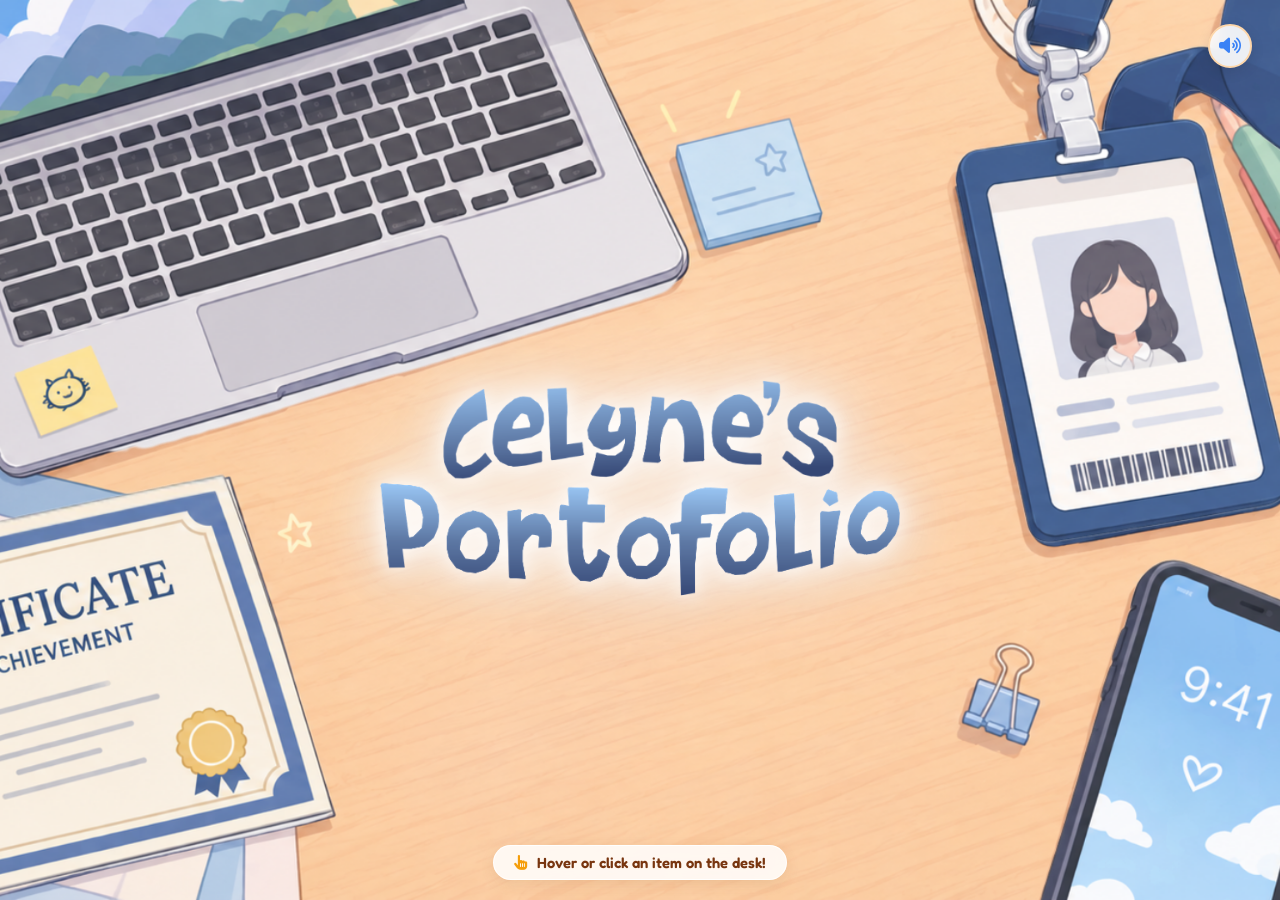
<file: index.html>
<!DOCTYPE html>
<html lang="en">
<head>
  <meta charset="UTF-8">
  <meta name="viewport" content="width=device-width, initial-scale=1.0">
  <title>Celyne's Portfolio — Interactive Desk Hub</title>
  <meta name="description" content="Portfolio of Jocelyne Audrey Tando (Celyne) — Digital Media Technology engineer, Game Developer & UI/UX Designer. Explore the interactive desk setup to view Projects, Profile, Awards, and Contact.">
  
  <link rel="icon" href="data:image/svg+xml,<svg xmlns='http://www.w3.org/2000/svg' viewBox='0 0 100 100'><text y='.9em' font-size='90'>✨</text></svg>">
  <link rel="stylesheet" href="https://cdnjs.cloudflare.com/ajax/libs/font-awesome/6.5.1/css/all.min.css">
  <link rel="stylesheet" href="desk-style.css">
</head>
<body>

  <!-- ==========================================================================
       INITIAL INTERACTIVE DESK VIEW (Full-Screen Canva Artwork Canvas)
       ========================================================================== -->
  <main class="desk-viewport">
    
    <!-- Sound Toggle Button (Top-Right) -->
    <button id="soundToggleBtn" class="desk-minimal-sound-btn" title="Toggle Sound Effects" aria-label="Toggle Sound Effects">
      <i class="fas fa-volume-high" id="soundIcon"></i>
    </button>

    <!-- The 16:9 Canvas Container -->
    <div class="desk-canvas-outer">
      <div class="desk-canvas-box" id="deskCanvasBox">
        
        <!-- Background Artwork from elements_canva -->
        <img src="assets/elements_canva/Celyne’s Portofolio.png" alt="Celyne's Desk Setup" class="desk-canvas-bg" draggable="false">

        <!-- Title Artwork Layer (element_title2.png) -->
        <img src="assets/elements_canva/element_title2.png" alt="Celyne's Portofolio" class="desk-element-img element-img-title" id="elImgTitle" draggable="false">

        <!-- Interactive Element Overlays (Laptop, Badge, Certificate, Phone) -->
        <img src="assets/elements_canva/element_projects.png" alt="Laptop Element" class="desk-element-img element-img-laptop" id="elImgLaptop" draggable="false">
        <img src="assets/elements_canva/element_profile.png" alt="Profile Badge Element" class="desk-element-img element-img-badge" id="elImgBadge" draggable="false">
        <img src="assets/elements_canva/element_awards.png" alt="Certificate Awards Element" class="desk-element-img element-img-awards" id="elImgAwards" draggable="false">
        <img src="assets/elements_canva/element_contact.png" alt="Smartphone Contact Element" class="desk-element-img element-img-contact" id="elImgContact" draggable="false">

        <!-- Custom Speech Bubble Artwork Layers (Canva bubble images, Shown on Hover/Touch) -->
        <img src="assets/elements_canva/bubble_project2.png" alt="Projects Speech Bubble" class="desk-bubble-img bubble-img-laptop" id="bubbleImgLaptop" draggable="false">
        <img src="assets/elements_canva/bubble_profile.png" alt="Profile Speech Bubble" class="desk-bubble-img bubble-img-badge" id="bubbleImgBadge" draggable="false">
        <img src="assets/elements_canva/bubble_award.png" alt="Awards Speech Bubble" class="desk-bubble-img bubble-img-awards" id="bubbleImgAwards" draggable="false">
        <img src="assets/elements_canva/bubble_contact.png" alt="Contact Speech Bubble" class="desk-bubble-img bubble-img-contact" id="bubbleImgContact" draggable="false">

        <!-- Hotspot 1: Laptop -> Projects (Opens Laptop Workspace) -->
        <a href="projects-demo.html" class="desk-hotspot hotspot-laptop" id="hotspot-laptop" data-element="elImgLaptop" data-bubble="bubbleImgLaptop" aria-label="Projects (Laptop)"></a>

        <!-- Hotspot 2: ID Badge -> Profile / About (Opens Profile Workspace) -->
        <a href="profile-demo.html" class="desk-hotspot hotspot-badge" id="hotspot-badge" data-element="elImgBadge" data-bubble="bubbleImgBadge" aria-label="Profile (ID Badge)"></a>

        <!-- Hotspot 3: Certificate -> Awards / Honors -->
        <a href="awards-demo.html" class="desk-hotspot hotspot-certificate" id="hotspot-certificate" data-element="elImgAwards" data-bubble="bubbleImgAwards" aria-label="Awards (Certificate)"></a>

        <!-- Hotspot 4: Smartphone -> Contact -->
        <a href="contact-demo.html" class="desk-hotspot hotspot-phone" id="hotspot-phone" data-element="elImgContact" data-bubble="bubbleImgContact" aria-label="Contact (Smartphone)"></a>

      </div>
    </div>

    <!-- Bottom Floating Instruction Pill -->
    <div class="desk-bottom-hint">
      <i class="fas fa-hand-pointer" style="margin-right: 6px; color: #f59e0b;"></i> Hover or click an item on the desk!
    </div>

  </main>

  <!-- Interactive Audio Script & Micro-interactions -->
  <script src="desk-audio.js"></script>
  <script>
    document.addEventListener('DOMContentLoaded', () => {
      const audio = window.deskAudio;
      const soundBtn = document.getElementById('soundToggleBtn');
      const soundIcon = document.getElementById('soundIcon');

      function updateSoundUI() {
        if (!audio || !soundIcon) return;
        if (audio.muted) {
          soundIcon.className = 'fas fa-volume-xmark';
          if (soundBtn) soundBtn.title = 'Sound OFF (Click to unmute)';
        } else {
          soundIcon.className = 'fas fa-volume-high';
          if (soundBtn) soundBtn.title = 'Sound ON (Click to mute)';
        }
      }

      if (soundBtn && audio) {
        updateSoundUI();
        soundBtn.addEventListener('click', (e) => {
          e.preventDefault();
          const isMuted = audio.toggleMute();
          updateSoundUI();
          if (!isMuted) audio.playPop(620);
        });
      }

      // Hotspots interaction
      const hotspots = document.querySelectorAll('.desk-hotspot');
      const freqMap = {
        'hotspot-laptop': 580,      // Laptop pop
        'hotspot-badge': 660,       // Profile badge pop
        'hotspot-certificate': 480, // Awards pop
        'hotspot-phone': 740        // Contact pop
      };

      hotspots.forEach(hotspot => {
        const freq = freqMap[hotspot.id] || 550;
        const elId = hotspot.getAttribute('data-element');
        const elImg = elId ? document.getElementById(elId) : null;
        const bubbleId = hotspot.getAttribute('data-bubble');
        const bubbleImg = bubbleId ? document.getElementById(bubbleId) : null;

        // Hover
        hotspot.addEventListener('mouseenter', () => {
          if (elImg) elImg.classList.add('element-hovered');
          if (bubbleImg) bubbleImg.classList.add('bubble-visible');
          if (audio) audio.playPop(freq);
        });

        hotspot.addEventListener('mouseleave', () => {
          if (elImg) elImg.classList.remove('element-hovered');
          if (bubbleImg) bubbleImg.classList.remove('bubble-visible');
        });

        // Touch
        hotspot.addEventListener('touchstart', () => {
          if (elImg) elImg.classList.add('element-hovered');
          if (bubbleImg) bubbleImg.classList.add('bubble-visible');
          if (audio) audio.playPop(freq);
        }, { passive: true });

        hotspot.addEventListener('touchend', () => {
          setTimeout(() => {
            if (elImg) elImg.classList.remove('element-hovered');
            if (bubbleImg) bubbleImg.classList.remove('bubble-visible');
          }, 500);
        });

        // Click
        hotspot.addEventListener('click', (e) => {
          e.preventDefault();
          const href = hotspot.getAttribute('href');
          if (elImg) elImg.classList.add('element-active');
          if (audio) {
            audio.playClick();
            audio.playNavChime();
          }
          setTimeout(() => {
            window.location.href = href;
          }, 180);
        });
      });
    });
  </script>
</body>
</html>
</file>
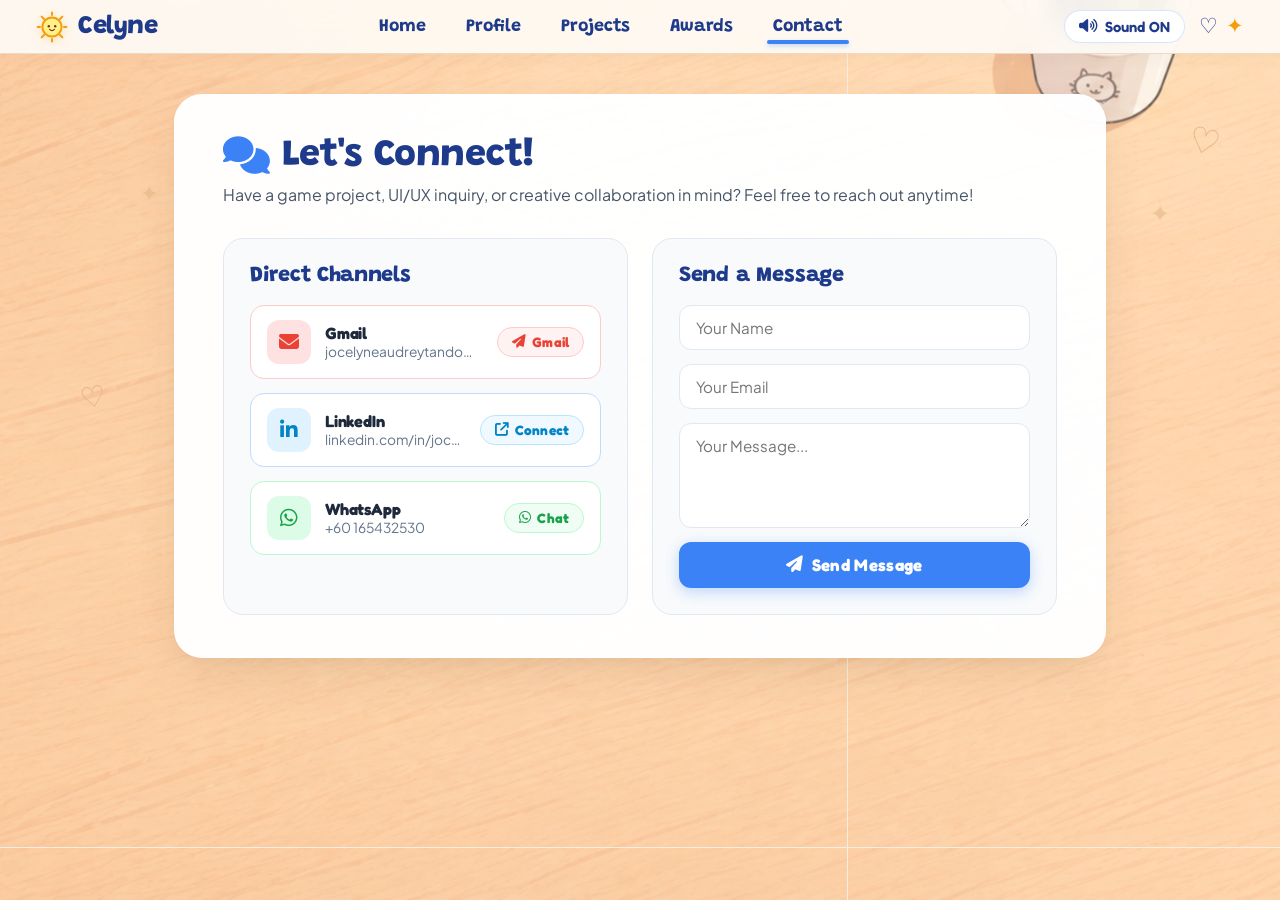
<file: contact-demo.html>
<!DOCTYPE html>
<html lang="en">
<head>
  <meta charset="UTF-8">
  <meta name="viewport" content="width=device-width, initial-scale=1.0">
  <title>Contact — Celyne's Portfolio</title>
  <meta name="description" content="Get in touch with Jocelyne Audrey Tando (Celyne). Connect via Email, LinkedIn, or WhatsApp.">
  
  <!-- FontAwesome Icons -->
  <link rel="stylesheet" href="https://cdnjs.cloudflare.com/ajax/libs/font-awesome/6.5.1/css/all.min.css">
  
  <!-- Contact Stylesheet -->
  <link rel="stylesheet" href="contact-style.css">
</head>
<body>

  <!-- Warm Wooden Desk Background Surface (Matching Profile, Projects & Awards) -->
  <div class="desk-surface"></div>

  <!-- Doodled Table Accents (Heart ♡ & Star ✦ on Wood) -->
  <div class="desk-doodle doodle-h1" aria-hidden="true">♡</div>
  <div class="desk-doodle doodle-h2" aria-hidden="true">♡</div>
  <div class="desk-doodle doodle-s1" aria-hidden="true">✦</div>
  <div class="desk-doodle doodle-s2" aria-hidden="true">✦</div>

  <!-- ==========================================================================
       TOP NAVIGATION BAR (Matching Site Mockup)
       ========================================================================== -->
  <header class="celyne-top-nav">
    <!-- Brand Logo: Sun + "Celyne" -->
    <a href="index.html" class="nav-brand-sun" title="Celyne's Portfolio (Desk View)">
      <svg class="sun-icon-svg" viewBox="0 0 40 40" fill="none" xmlns="http://www.w3.org/2000/svg">
        <circle cx="20" cy="20" r="12" fill="#fef08a" stroke="#f59e0b" stroke-width="2.5"/>
        <line x1="20" y1="2" x2="20" y2="5" stroke="#f59e0b" stroke-width="2.5" stroke-linecap="round"/>
        <line x1="20" y1="35" x2="20" y2="38" stroke="#f59e0b" stroke-width="2.5" stroke-linecap="round"/>
        <line x1="2" y1="20" x2="5" y2="20" stroke="#f59e0b" stroke-width="2.5" stroke-linecap="round"/>
        <line x1="35" y1="20" x2="38" y2="20" stroke="#f59e0b" stroke-width="2.5" stroke-linecap="round"/>
        <line x1="7" y1="7" x2="10" y2="10" stroke="#f59e0b" stroke-width="2.5" stroke-linecap="round"/>
        <line x1="30" y1="30" x2="33" y2="33" stroke="#f59e0b" stroke-width="2.5" stroke-linecap="round"/>
        <line x1="7" y1="33" x2="10" y2="30" stroke="#f59e0b" stroke-width="2.5" stroke-linecap="round"/>
        <line x1="30" y1="10" x2="33" y2="7" stroke="#f59e0b" stroke-width="2.5" stroke-linecap="round"/>
        <circle cx="16" cy="19" r="1.5" fill="#78350f"/>
        <circle cx="24" cy="19" r="1.5" fill="#78350f"/>
        <path d="M17 23 Q20 26 23 23" stroke="#78350f" stroke-width="1.5" stroke-linecap="round" fill="none"/>
      </svg>
      <span class="nav-brand-name">Celyne</span>
    </a>

    <!-- Navigation Menu Links -->
    <nav class="nav-menu-links">
      <a href="index.html" class="nav-item-link" title="Desk View">Home</a>
      <a href="profile-demo.html" class="nav-item-link">Profile</a>
      <a href="projects-demo.html" class="nav-item-link">Projects</a>
      <a href="awards-demo.html" class="nav-item-link">Awards</a>
      <a href="contact-demo.html" class="nav-item-link nav-active">Contact</a>
    </nav>

    <!-- Right Controls: Audio + Doodles -->
    <div class="nav-right-actions">
      <button id="soundToggleBtn" class="nav-btn-pill" title="Toggle Sound Effects">
        <i class="fas fa-volume-high" id="soundIcon"></i>
        <span id="soundLabel">Sound ON</span>
      </button>

      <div class="nav-doodle-end">
        <span>♡</span>
        <span class="star-doodle">✦</span>
      </div>
    </div>
  </header>

  <!-- ==========================================================================
       MAIN CARD CONTAINER (Simple, Clean Layout)
       ========================================================================== -->
  <main class="contact-container">
    <div class="contact-card">
      
      <!-- Card Header -->
      <h1 class="contact-title">
        <i class="fas fa-comments"></i>
        <span>Let's Connect!</span>
      </h1>
      <p class="contact-subtitle">
        Have a game project, UI/UX inquiry, or creative collaboration in mind? Feel free to reach out anytime!
      </p>

      <!-- 2-Column Grid -->
      <div class="contact-grid">
        
        <!-- Left: Direct Channels (Email, LinkedIn, WhatsApp) -->
        <div class="contact-panel">
          <h2 class="panel-title">Direct Channels</h2>
          
          <div class="channels-list">
            
            <!-- 1. Gmail (Red Google Mail Direct Compose) -->
            <a href="https://mail.google.com/mail/?view=cm&fs=1&to=jocelyneaudreytando@gmail.com" target="_blank" rel="noopener noreferrer" class="channel-row channel-row-email" id="emailRowBtn" title="Open Gmail to compose email to jocelyneaudreytando@gmail.com">
              <div class="channel-left">
                <div class="channel-icon icon-email">
                  <i class="fas fa-envelope"></i>
                </div>
                <div class="channel-info">
                  <span class="channel-name">Gmail</span>
                  <span class="channel-detail">jocelyneaudreytando@gmail.com</span>
                </div>
              </div>
              <span class="channel-btn-badge badge-email">
                <i class="fas fa-paper-plane"></i>
                <span>Gmail</span>
              </span>
            </a>

            <!-- 2. LinkedIn (Direct Button Link to Jocelyne's Profile) -->
            <a href="https://www.linkedin.com/in/jocelyne-audrey-tando-7a840b379/" target="_blank" rel="noopener noreferrer" class="channel-row channel-row-linkedin" id="linkedInRowBtn" title="Connect with Jocelyne on LinkedIn">
              <div class="channel-left">
                <div class="channel-icon icon-linkedin">
                  <i class="fab fa-linkedin-in"></i>
                </div>
                <div class="channel-info">
                  <span class="channel-name">LinkedIn</span>
                  <span class="channel-detail">linkedin.com/in/jocelyne-audrey-tando</span>
                </div>
              </div>
              <span class="channel-btn-badge badge-linkedin">
                <i class="fas fa-arrow-up-right-from-square"></i>
                <span>Connect</span>
              </span>
            </a>

            <!-- 3. WhatsApp -->
            <a href="https://wa.me/60165432530" target="_blank" rel="noopener noreferrer" class="channel-row channel-row-whatsapp" id="whatsappRowBtn" title="Chat on WhatsApp">
              <div class="channel-left">
                <div class="channel-icon icon-whatsapp">
                  <i class="fab fa-whatsapp"></i>
                </div>
                <div class="channel-info">
                  <span class="channel-name">WhatsApp</span>
                  <span class="channel-detail">+60 165432530</span>
                </div>
              </div>
              <span class="channel-btn-badge badge-whatsapp">
                <i class="fab fa-whatsapp"></i>
                <span>Chat</span>
              </span>
            </a>

          </div>
        </div>

        <!-- Right: Send a Message Form -->
        <div class="contact-panel">
          <h2 class="panel-title">Send a Message</h2>
          
          <form class="contact-form" id="contactForm">
            <input type="text" id="senderName" placeholder="Your Name" required class="form-input">
            <input type="email" id="senderEmail" placeholder="Your Email" required class="form-input">
            <textarea id="senderMessage" placeholder="Your Message..." rows="4" required class="form-textarea"></textarea>
            
            <button type="submit" class="form-submit-btn" id="sendBtn">
              <i class="fas fa-paper-plane"></i>
              <span>Send Message</span>
            </button>
          </form>
        </div>

      </div>

    </div>
  </main>

  <!-- Interactive Audio Script -->
  <script src="desk-audio.js"></script>
  <script>
    document.addEventListener('DOMContentLoaded', () => {
      // Audio Setup
      const audio = window.deskAudio || (typeof DeskAudio !== 'undefined' ? new DeskAudio() : null);
      if (audio) window.deskAudio = audio;

      const soundToggleBtn = document.getElementById('soundToggleBtn');
      const soundIcon = document.getElementById('soundIcon');
      const soundLabel = document.getElementById('soundLabel');

      function updateSoundBtnUI() {
        if (!soundIcon || !soundLabel || !audio) return;
        if (audio.isMuted) {
          soundIcon.className = 'fas fa-volume-xmark';
          soundLabel.textContent = 'Sound OFF';
        } else {
          soundIcon.className = 'fas fa-volume-high';
          soundLabel.textContent = 'Sound ON';
        }
      }

      if (soundToggleBtn && audio) {
        soundToggleBtn.addEventListener('click', () => {
          audio.toggleMute();
          updateSoundBtnUI();
          if (!audio.isMuted) audio.playPop(700);
        });
        updateSoundBtnUI();
      }

      // Audio feedback on click & hover
      document.querySelectorAll('a, button, .channel-row').forEach(el => {
        el.addEventListener('mouseenter', () => {
          if (audio && !audio.isMuted) audio.playPop(850);
        });
        el.addEventListener('click', () => {
          if (audio && !audio.isMuted) audio.playClick();
        });
      });

      // Form submission handler
      const contactForm = document.getElementById('contactForm');
      if (contactForm) {
        contactForm.addEventListener('submit', (e) => {
          e.preventDefault();
          const name = document.getElementById('senderName').value.trim();
          const email = document.getElementById('senderEmail').value.trim();
          const message = document.getElementById('senderMessage').value.trim();

          const gmailUrl = `https://mail.google.com/mail/?view=cm&fs=1&to=jocelyneaudreytando@gmail.com&su=${encodeURIComponent('Portfolio Message from ' + name)}&body=${encodeURIComponent('From: ' + name + ' (' + email + ')\n\n' + message)}`;
          
          if (audio && !audio.isMuted) audio.playPop(900);
          
          window.open(gmailUrl, '_blank', 'noopener,noreferrer');
          contactForm.reset();
        });
      }
    });
  </script>
</body>
</html>
</file>
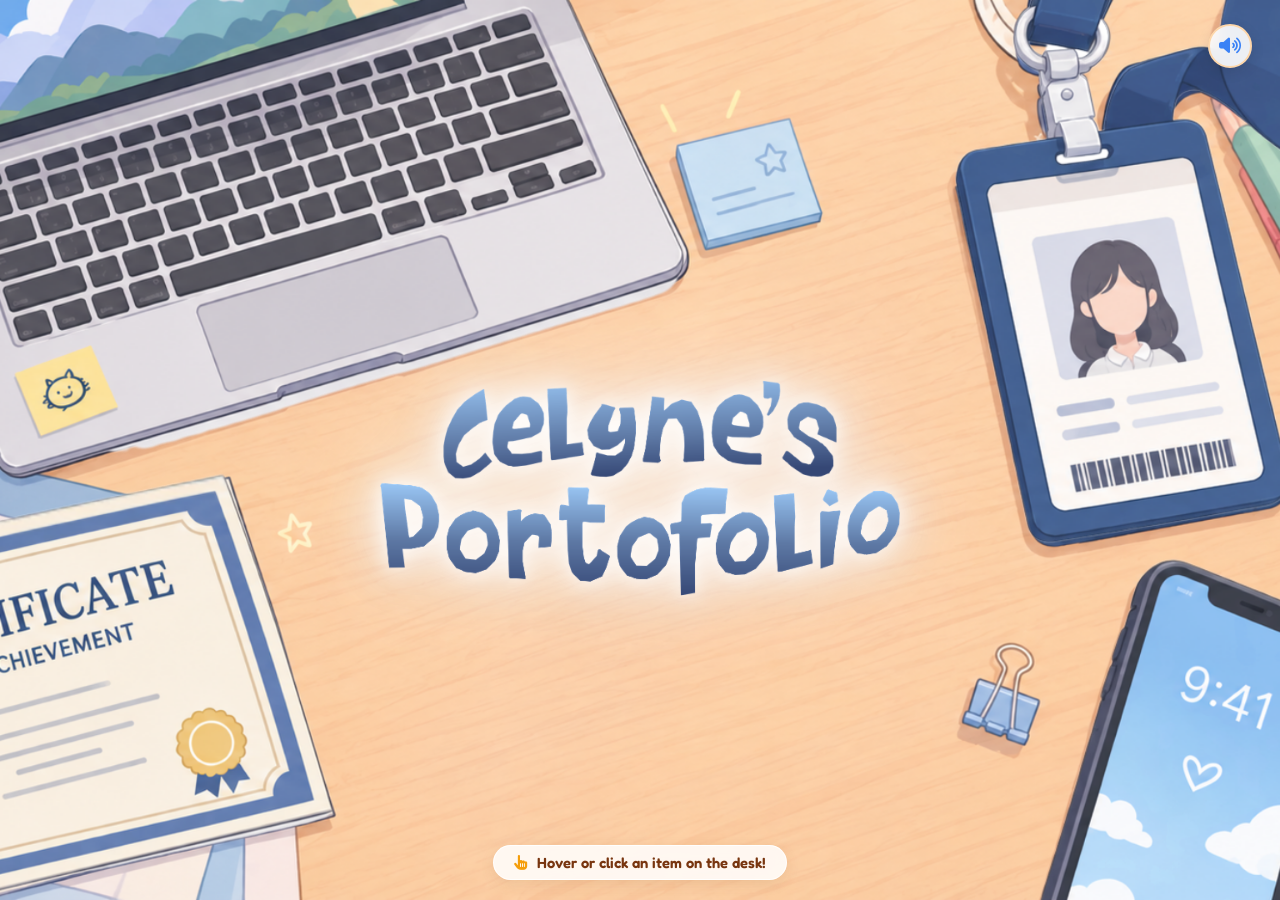
<file: desk-demo.html>
<!DOCTYPE html>
<html lang="en">
<head>
  <meta charset="UTF-8">
  <meta name="viewport" content="width=device-width, initial-scale=1.0">
  <title>Celyne's Portfolio — Interactive Desk Hub</title>
  <meta name="description" content="Welcome to Celyne's Portfolio workspace. Explore Projects, Profile, Awards, and Contact by clicking on the interactive desk items.">
  
  <link rel="icon" href="data:image/svg+xml,<svg xmlns='http://www.w3.org/2000/svg' viewBox='0 0 100 100'><text y='.9em' font-size='90'>✨</text></svg>">
  <link rel="stylesheet" href="https://cdnjs.cloudflare.com/ajax/libs/font-awesome/6.5.1/css/all.min.css">
  <link rel="stylesheet" href="desk-style.css">
</head>
<body>

  <main class="desk-viewport">
    
    <!-- Sound Toggle Button -->
    <button id="soundToggleBtn" class="desk-minimal-sound-btn" title="Toggle Sound Effects" aria-label="Toggle Sound Effects">
      <i class="fas fa-volume-high" id="soundIcon"></i>
    </button>

    <!-- The 16:9 Canvas Container -->
    <div class="desk-canvas-outer">
      <div class="desk-canvas-box" id="deskCanvasBox">
        
        <!-- Background Artwork from elements_canva -->
        <img src="assets/elements_canva/Celyne’s Portofolio.png" alt="Celyne's Desk Setup" class="desk-canvas-bg" draggable="false">

        <!-- Title Artwork Layer (element_title2.png) -->
        <img src="assets/elements_canva/element_title2.png" alt="Celyne's Portofolio" class="desk-element-img element-img-title" id="elImgTitle" draggable="false">

        <!-- Interactive Element Overlays (Laptop, Badge, Certificate, Phone) -->
        <img src="assets/elements_canva/element_projects.png" alt="Laptop Element" class="desk-element-img element-img-laptop" id="elImgLaptop" draggable="false">
        <img src="assets/elements_canva/element_profile.png" alt="Profile Badge Element" class="desk-element-img element-img-badge" id="elImgBadge" draggable="false">
        <img src="assets/elements_canva/element_awards.png" alt="Certificate Awards Element" class="desk-element-img element-img-awards" id="elImgAwards" draggable="false">
        <img src="assets/elements_canva/element_contact.png" alt="Smartphone Contact Element" class="desk-element-img element-img-contact" id="elImgContact" draggable="false">

        <!-- Custom Speech Bubble Artwork Layers (Canva bubble images, Shown on Hover/Touch) -->
        <img src="assets/elements_canva/bubble_project2.png" alt="Projects Speech Bubble" class="desk-bubble-img bubble-img-laptop" id="bubbleImgLaptop" draggable="false">
        <img src="assets/elements_canva/bubble_profile.png" alt="Profile Speech Bubble" class="desk-bubble-img bubble-img-badge" id="bubbleImgBadge" draggable="false">
        <img src="assets/elements_canva/bubble_award.png" alt="Awards Speech Bubble" class="desk-bubble-img bubble-img-awards" id="bubbleImgAwards" draggable="false">
        <img src="assets/elements_canva/bubble_contact.png" alt="Contact Speech Bubble" class="desk-bubble-img bubble-img-contact" id="bubbleImgContact" draggable="false">

        <!-- Hotspot 1: Laptop -> Projects -->
        <a href="projects-demo.html" class="desk-hotspot hotspot-laptop" id="hotspot-laptop" data-element="elImgLaptop" data-bubble="bubbleImgLaptop" aria-label="Projects (Laptop)"></a>

        <!-- Hotspot 2: ID Badge -> Profile / About -->
        <a href="profile-demo.html" class="desk-hotspot hotspot-badge" id="hotspot-badge" data-element="elImgBadge" data-bubble="bubbleImgBadge" aria-label="Profile (ID Badge)"></a>

        <!-- Hotspot 3: Certificate -> Awards -->
        <a href="awards-demo.html" class="desk-hotspot hotspot-certificate" id="hotspot-certificate" data-element="elImgAwards" data-bubble="bubbleImgAwards" aria-label="Awards (Certificate)"></a>

        <!-- Hotspot 4: Smartphone -> Contact -->
        <a href="contact-demo.html" class="desk-hotspot hotspot-phone" id="hotspot-phone" data-element="elImgContact" data-bubble="bubbleImgContact" aria-label="Contact (Smartphone)"></a>

      </div>
    </div>

    <!-- Bottom Floating Instruction Pill -->
    <div class="desk-bottom-hint">
      <i class="fas fa-hand-pointer" style="margin-right: 6px; color: #f59e0b;"></i> Hover or click an item on the desk!
    </div>

  </main>

  <script src="desk-audio.js"></script>
  <script>
    document.addEventListener('DOMContentLoaded', () => {
      const audio = window.deskAudio;
      const soundBtn = document.getElementById('soundToggleBtn');
      const soundIcon = document.getElementById('soundIcon');

      function updateSoundUI() {
        if (!audio || !soundIcon) return;
        if (audio.muted) {
          soundIcon.className = 'fas fa-volume-xmark';
          if (soundBtn) soundBtn.title = 'Sound OFF (Click to unmute)';
        } else {
          soundIcon.className = 'fas fa-volume-high';
          if (soundBtn) soundBtn.title = 'Sound ON (Click to mute)';
        }
      }

      if (soundBtn && audio) {
        updateSoundUI();
        soundBtn.addEventListener('click', (e) => {
          e.preventDefault();
          const isMuted = audio.toggleMute();
          updateSoundUI();
          if (!isMuted) audio.playPop(620);
        });
      }

      // Hotspots interaction
      const hotspots = document.querySelectorAll('.desk-hotspot');
      const freqMap = {
        'hotspot-laptop': 580,
        'hotspot-badge': 660,
        'hotspot-certificate': 480,
        'hotspot-phone': 740
      };

      hotspots.forEach(hotspot => {
        const freq = freqMap[hotspot.id] || 550;
        const elId = hotspot.getAttribute('data-element');
        const elImg = elId ? document.getElementById(elId) : null;
        const bubbleId = hotspot.getAttribute('data-bubble');
        const bubbleImg = bubbleId ? document.getElementById(bubbleId) : null;

        hotspot.addEventListener('mouseenter', () => {
          if (elImg) elImg.classList.add('element-hovered');
          if (bubbleImg) bubbleImg.classList.add('bubble-visible');
          if (audio) audio.playPop(freq);
        });

        hotspot.addEventListener('mouseleave', () => {
          if (elImg) elImg.classList.remove('element-hovered');
          if (bubbleImg) bubbleImg.classList.remove('bubble-visible');
        });

        hotspot.addEventListener('touchstart', () => {
          if (elImg) elImg.classList.add('element-hovered');
          if (bubbleImg) bubbleImg.classList.add('bubble-visible');
          if (audio) audio.playPop(freq);
        }, { passive: true });

        hotspot.addEventListener('touchend', () => {
          setTimeout(() => {
            if (elImg) elImg.classList.remove('element-hovered');
            if (bubbleImg) bubbleImg.classList.remove('bubble-visible');
          }, 500);
        });

        hotspot.addEventListener('click', (e) => {
          e.preventDefault();
          const href = hotspot.getAttribute('href');
          if (elImg) {
            elImg.classList.add('element-active');
          }
          if (audio) {
            audio.playClick();
            audio.playNavChime();
          }
          setTimeout(() => {
            window.location.href = href;
          }, 180);
        });
      });
    });
  </script>
</body>
</html>
</file>
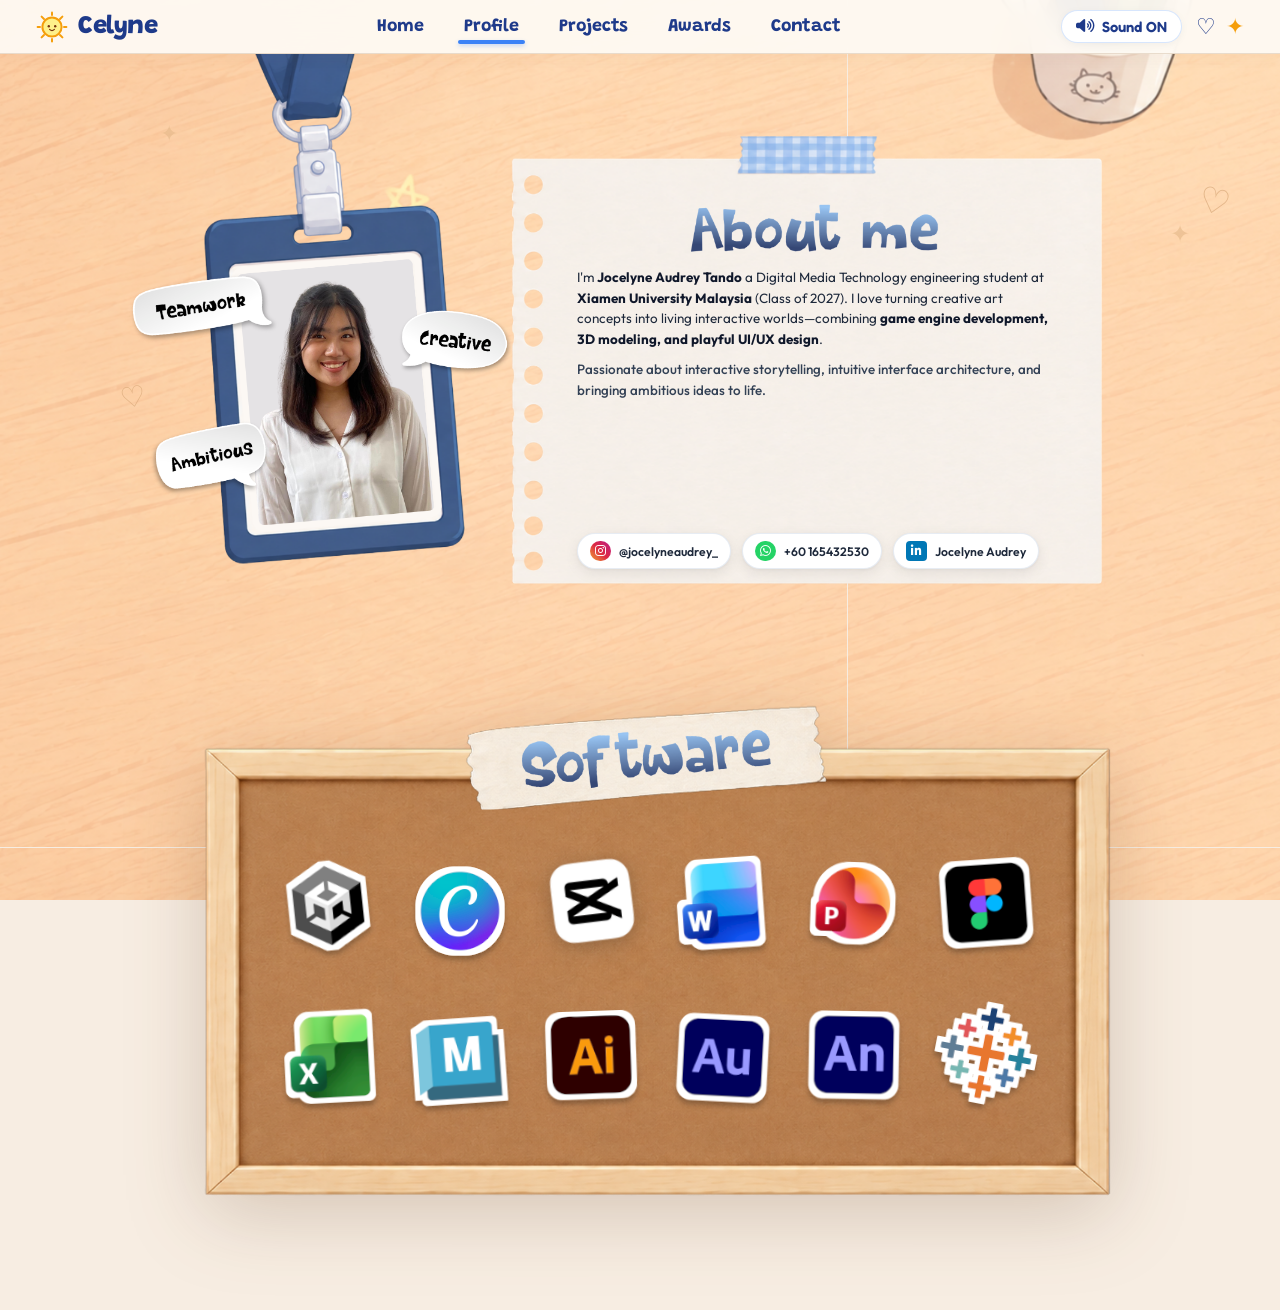
<file: profile-demo.html>
<!DOCTYPE html>
<html lang="en">
<head>
  <meta charset="UTF-8">
  <meta name="viewport" content="width=device-width, initial-scale=1.0">
  <title>Celyne's Portfolio — Digital Media Engineer</title>
  <meta name="description" content="Portfolio of Jocelyne Audrey Tando (Celyne) — Digital Media Technology student at Xiamen University Malaysia. Game Developer, UI/UX Designer & 3D Artist.">
  
  <!-- FontAwesome Icons -->
  <link rel="stylesheet" href="https://cdnjs.cloudflare.com/ajax/libs/font-awesome/6.5.1/css/all.min.css">
  
  <!-- Canva Desk Stylesheet -->
  <link rel="stylesheet" href="profile-style.css">
</head>
<body>

  <!-- Warm Wooden Desk Background Surface -->
  <div class="desk-surface"></div>

  <!-- Doodled Table Accents (Heart ♡ & Star ✦ on Wood) -->
  <div class="desk-doodle doodle-h1" aria-hidden="true">♡</div>
  <div class="desk-doodle doodle-h2" aria-hidden="true">♡</div>
  <div class="desk-doodle doodle-s1" aria-hidden="true">✦</div>
  <div class="desk-doodle doodle-s2" aria-hidden="true">✦</div>

  <!-- ==========================================================================
       TOP NAVIGATION BAR (Matching Mockup)
       ========================================================================== -->
  <header class="celyne-top-nav">
    <!-- Brand Logo: Sun + "Celyne" -->
    <a href="index.html" class="nav-brand-sun" title="Celyne's Portfolio (Desk View)">
      <svg class="sun-icon-svg" viewBox="0 0 40 40" fill="none" xmlns="http://www.w3.org/2000/svg">
        <circle cx="20" cy="20" r="12" fill="#fef08a" stroke="#f59e0b" stroke-width="2.5"/>
        <!-- Sun Rays -->
        <line x1="20" y1="2" x2="20" y2="5" stroke="#f59e0b" stroke-width="2.5" stroke-linecap="round"/>
        <line x1="20" y1="35" x2="20" y2="38" stroke="#f59e0b" stroke-width="2.5" stroke-linecap="round"/>
        <line x1="2" y1="20" x2="5" y2="20" stroke="#f59e0b" stroke-width="2.5" stroke-linecap="round"/>
        <line x1="35" y1="20" x2="38" y2="20" stroke="#f59e0b" stroke-width="2.5" stroke-linecap="round"/>
        <line x1="7" y1="7" x2="10" y2="10" stroke="#f59e0b" stroke-width="2.5" stroke-linecap="round"/>
        <line x1="30" y1="30" x2="33" y2="33" stroke="#f59e0b" stroke-width="2.5" stroke-linecap="round"/>
        <line x1="7" y1="33" x2="10" y2="30" stroke="#f59e0b" stroke-width="2.5" stroke-linecap="round"/>
        <line x1="30" y1="10" x2="33" y2="7" stroke="#f59e0b" stroke-width="2.5" stroke-linecap="round"/>
        <!-- Cute Face -->
        <circle cx="16" cy="19" r="1.5" fill="#78350f"/>
        <circle cx="24" cy="19" r="1.5" fill="#78350f"/>
        <path d="M17 23 Q20 26 23 23" stroke="#78350f" stroke-width="1.5" stroke-linecap="round" fill="none"/>
      </svg>
      <span class="nav-brand-name">Celyne</span>
    </a>

    <!-- Navigation Menu Links -->
    <nav class="nav-menu-links">
      <a href="index.html" class="nav-item-link" title="Desk View">Home</a>
      <a href="profile-demo.html" class="nav-item-link nav-active">Profile</a>
      <a href="projects-demo.html" class="nav-item-link">Projects</a>
      <a href="awards-demo.html" class="nav-item-link">Awards</a>
      <a href="contact-demo.html" class="nav-item-link">Contact</a>
    </nav>

    <!-- Right Controls: Audio + Doodles -->
    <div class="nav-right-actions">
      <button id="soundToggleBtn" class="nav-btn-pill" title="Toggle Sound Effects">
        <i class="fas fa-volume-high" id="soundIcon"></i>
        <span id="soundLabel">Sound ON</span>
      </button>

      <div class="nav-doodle-end">
        <span>♡</span>
        <span class="star-doodle">✦</span>
      </div>
    </div>
  </header>

  <!-- ==========================================================================
       MAIN HERO SECTION: 16:9 CANVA DESK CANVAS (profile_bg.png) — ABOUT ME
       ========================================================================== -->
  <main class="desk-canvas-hero-wrap" id="hero">
    <div class="desk-canvas-stage">
      
      <!-- Transparent Profile Stage Elements Layer (ID Badge & Notebook Sheet) -->
      <img 
        src="assets/elements_canva/profile/profile_bg.png" 
        alt="Jocelyne Audrey Tando (Celyne) ID Badge and Notebook" 
        class="profile-bg-canvas"
        draggable="false"
      >

      <!-- -------------------------------------------------------------
           AUTHENTIC CANVA FLOATING BUBBLES LAYER (profile_floating.png)
           ------------------------------------------------------------- -->
      <img 
        src="assets/elements_canva/profile/profile_floating.png" 
        alt="Teamwork, Creative, Ambitious Floating Bubbles" 
        class="profile-floating-layer"
        draggable="false"
      >

      <!-- Interactive Clickable Hotspots over the 3 Floating Bubbles -->
      <div class="bubble-hotspot hotspot-teamwork" id="bubbleTeamwork" title="Teamwork — Click to view Education"></div>
      <div class="bubble-hotspot hotspot-creative" id="bubbleCreative" title="Creative — Click to view Software"></div>
      <div class="bubble-hotspot hotspot-ambitious" id="bubbleAmbitious" title="Ambitious — Click to view Projects"></div>

      <!-- -------------------------------------------------------------
           RIGHT: NOTEBOOK PAPER OVERLAY (BIODATA / PARAGRAPH & SOCIAL PILLS)
           ------------------------------------------------------------- -->
      <div class="notebook-content-overlay">
        
        <!-- Bio Written Text in Blank Area below 'About me' (Paragraph Narrative Style) -->
        <div class="notebook-body-text" id="bioContentArea">
          <p class="bio-para-1">
            I'm <strong>Jocelyne Audrey Tando</strong> a Digital Media Technology engineering student at <strong>Xiamen University Malaysia</strong> (Class of 2027). I love turning creative art concepts into living interactive worlds—combining <strong>game engine development, 3D modeling, and playful UI/UX design</strong>.
          </p>
          <p class="bio-para-2">
            Passionate about interactive storytelling, intuitive interface architecture, and bringing ambitious ideas to life.
          </p>
        </div>

        <!-- 3 Interactive Contact & Social Pills -->
        <div class="notebook-contact-pills">
          
          <!-- Instagram Pill -->
          <a href="https://www.instagram.com/jocelyneaudrey_/" target="_blank" rel="noopener noreferrer" class="social-pill-btn" title="Follow on Instagram">
            <span class="pill-icon-wrap icon-ig">
              <i class="fab fa-instagram"></i>
            </span>
            <span>@jocelyneaudrey_</span>
          </a>

          <!-- WhatsApp Pill -->
          <a href="https://wa.me/60165432530" target="_blank" rel="noopener noreferrer" class="social-pill-btn" title="Chat on WhatsApp">
            <span class="pill-icon-wrap icon-wa">
              <i class="fab fa-whatsapp"></i>
            </span>
            <span>+60 165432530</span>
          </a>

          <!-- LinkedIn Pill -->
          <a href="https://www.linkedin.com/in/jocelyne-audrey-tando-7a840b379/" target="_blank" rel="noopener noreferrer" class="social-pill-btn" title="Connect on LinkedIn">
            <span class="pill-icon-wrap icon-li">
              <i class="fab fa-linkedin-in"></i>
            </span>
            <span>Jocelyne Audrey</span>
          </a>

        </div>

      </div>

    </div>

    <!-- Floating Cute Scroll Down Indicator -->
    <a href="#software" class="desk-scroll-indicator" id="heroScrollIndicator" title="Scroll down to Software Skills">
      <span class="scroll-mouse-icon" aria-hidden="true">
        <span class="mouse-wheel-dot"></span>
      </span>
      <span class="scroll-hint-text">Scroll</span>
      <i class="fas fa-chevron-down scroll-bounce-arrow" aria-hidden="true"></i>
    </a>

  </main>

  <!-- SVG Filter for Clean Crisp White Die-Cut Sticker Outlines -->
  <svg style="position: absolute; width: 0; height: 0; overflow: hidden; pointer-events: none;" aria-hidden="true">
    <defs>
      <filter id="stickerWhiteOutline" x="-30%" y="-30%" width="160%" height="160%">
        <!-- Dilate alpha channel by 5.2px for clean, thicker die-cut sticker outline -->
        <feMorphology in="SourceAlpha" result="DILATED" operator="dilate" radius="5.2"/>
        <feFlood flood-color="#ffffff" result="WHITE_COLOR"/>
        <feComposite in="WHITE_COLOR" in2="DILATED" operator="in" result="WHITE_BORDER"/>
        <feDropShadow in="WHITE_BORDER" dx="0" dy="4.5" stdDeviation="2.8" flood-color="rgba(0,0,0,0.26)" result="SHADOW"/>
        <feMerge>
          <feMergeNode in="SHADOW"/>
          <feMergeNode in="WHITE_BORDER"/>
          <feMergeNode in="SourceGraphic"/>
        </feMerge>
      </filter>
      <filter id="stickerWhiteOutlineHover" x="-35%" y="-35%" width="170%" height="170%">
        <feMorphology in="SourceAlpha" result="DILATED" operator="dilate" radius="6.4"/>
        <feFlood flood-color="#ffffff" result="WHITE_COLOR"/>
        <feComposite in="WHITE_COLOR" in2="DILATED" operator="in" result="WHITE_BORDER"/>
        <feDropShadow in="WHITE_BORDER" dx="0" dy="8" stdDeviation="5" flood-color="rgba(0,0,0,0.36)" result="SHADOW"/>
        <feMerge>
          <feMergeNode in="SHADOW"/>
          <feMergeNode in="WHITE_BORDER"/>
          <feMergeNode in="SourceGraphic"/>
        </feMerge>
      </filter>
    </defs>
  </svg>

  <!-- ==========================================================================
       SOFTWARE CORKBOARD SECTION (Canva software_bg.png)
       ========================================================================== -->
  <section class="desk-canvas-software-wrap" id="software" aria-label="Software and Tools">
    <div class="software-canvas-stage">
      
      <!-- Corkboard Background & Taped 'Software' Title Ribbon -->
      <img 
        src="assets/elements_canva/profile/software_bg.png" 
        alt="Celyne's Software Corkboard Frame" 
        class="software-bg-canvas"
        draggable="false"
      >

      <!-- 12 Interactive Software Sticker Pins matching reference mockup -->
      <div class="software-stickers-layer">
        
        <!-- 1. Unity (Top Left) -->
        <button type="button" class="software-sticker-pin sticker-unity" data-name="Unity" aria-label="Unity">
          <img src="assets/elements_canva/profile/software_logo/unity.png" alt="Unity Logo" class="software-logo-img" draggable="false">
          <div class="software-tooltip-pill">
            <span class="software-tooltip-title">Unity</span>
            <span class="sticker-star-row"><span class="star-filled">★</span><span class="star-filled">★</span><span class="star-filled">★</span><span class="star-filled">★</span><span class="star-filled">★</span></span>
          </div>
        </button>

        <!-- 2. Adobe Animate (Upper Mid-Left) -->
        <button type="button" class="software-sticker-pin sticker-animate" data-name="Adobe Animate" aria-label="Adobe Animate">
          <img src="assets/elements_canva/profile/software_logo/animate.png" alt="Adobe Animate Logo" class="software-logo-img" draggable="false">
          <div class="software-tooltip-pill">
            <span class="software-tooltip-title">Animate</span>
            <span class="sticker-star-row"><span class="star-filled">★</span><span class="star-filled">★</span><span class="star-filled">★</span><span class="star-empty">★</span><span class="star-empty">★</span></span>
          </div>
        </button>

        <!-- 3. Tableau (Upper Mid-Right) -->
        <button type="button" class="software-sticker-pin sticker-tableau" data-name="Tableau" aria-label="Tableau">
          <img src="assets/elements_canva/profile/software_logo/tableau.svg" alt="Tableau Logo" class="software-logo-img" draggable="false">
          <div class="software-tooltip-pill">
            <span class="software-tooltip-title">Tableau</span>
            <span class="sticker-star-row"><span class="star-filled">★</span><span class="star-filled">★</span><span class="star-filled">★</span><span class="star-empty">★</span><span class="star-empty">★</span></span>
          </div>
        </button>

        <!-- 4. Microsoft Excel (Top Right) -->
        <button type="button" class="software-sticker-pin sticker-excel" data-name="Microsoft Excel" aria-label="Microsoft Excel">
          <img src="assets/elements_canva/profile/software_logo/excel.png" alt="Microsoft Excel Logo" class="software-logo-img" draggable="false">
          <div class="software-tooltip-pill">
            <span class="software-tooltip-title">Excel</span>
            <span class="sticker-star-row"><span class="star-filled">★</span><span class="star-filled">★</span><span class="star-filled">★</span><span class="star-filled">★</span><span class="star-empty">★</span></span>
          </div>
        </button>

        <!-- 5. Canva (Middle Left) -->
        <button type="button" class="software-sticker-pin sticker-canva" data-name="Canva" aria-label="Canva">
          <img src="assets/elements_canva/profile/software_logo/canva.png" alt="Canva Logo" class="software-logo-img" draggable="false">
          <div class="software-tooltip-pill">
            <span class="software-tooltip-title">Canva</span>
            <span class="sticker-star-row"><span class="star-filled">★</span><span class="star-filled">★</span><span class="star-filled">★</span><span class="star-filled">★</span><span class="star-filled">★</span></span>
          </div>
        </button>

        <!-- 6. Microsoft PowerPoint (Dead Center) -->
        <button type="button" class="software-sticker-pin sticker-powerpoint" data-name="Microsoft PowerPoint" aria-label="Microsoft PowerPoint">
          <img src="assets/elements_canva/profile/software_logo/ppt.png" alt="Microsoft PowerPoint Logo" class="software-logo-img" draggable="false">
          <div class="software-tooltip-pill">
            <span class="software-tooltip-title">PowerPoint</span>
            <span class="sticker-star-row"><span class="star-filled">★</span><span class="star-filled">★</span><span class="star-filled">★</span><span class="star-filled">★</span><span class="star-empty">★</span></span>
          </div>
        </button>

        <!-- 7. CapCut (Lower Mid-Left) -->
        <button type="button" class="software-sticker-pin sticker-capcut" data-name="CapCut" aria-label="CapCut">
          <img src="assets/elements_canva/profile/software_logo/capcut.png" alt="CapCut Logo" class="software-logo-img" draggable="false">
          <div class="software-tooltip-pill">
            <span class="software-tooltip-title">CapCut</span>
            <span class="sticker-star-row"><span class="star-filled">★</span><span class="star-filled">★</span><span class="star-filled">★</span><span class="star-filled">★</span><span class="star-filled">★</span></span>
          </div>
        </button>

        <!-- 8. Adobe Illustrator (Lower Mid-Right) -->
        <button type="button" class="software-sticker-pin sticker-illustrator" data-name="Adobe Illustrator" aria-label="Adobe Illustrator">
          <img src="assets/elements_canva/profile/software_logo/illustrator.png" alt="Adobe Illustrator Logo" class="software-logo-img" draggable="false">
          <div class="software-tooltip-pill">
            <span class="software-tooltip-title">Illustrator</span>
            <span class="sticker-star-row"><span class="star-filled">★</span><span class="star-filled">★</span><span class="star-filled">★</span><span class="star-empty">★</span><span class="star-empty">★</span></span>
          </div>
        </button>

        <!-- 9. Adobe Audition (Middle Right) -->
        <button type="button" class="software-sticker-pin sticker-audition" data-name="Adobe Audition" aria-label="Adobe Audition">
          <img src="assets/elements_canva/profile/software_logo/audition.png" alt="Adobe Audition Logo" class="software-logo-img" draggable="false">
          <div class="software-tooltip-pill">
            <span class="software-tooltip-title">Audition</span>
            <span class="sticker-star-row"><span class="star-filled">★</span><span class="star-filled">★</span><span class="star-filled">★</span><span class="star-empty">★</span><span class="star-empty">★</span></span>
          </div>
        </button>

        <!-- 10. Autodesk Maya (Bottom Left) -->
        <button type="button" class="software-sticker-pin sticker-maya" data-name="Autodesk Maya" aria-label="Autodesk Maya">
          <img src="assets/elements_canva/profile/software_logo/maya.png" alt="Autodesk Maya Logo" class="software-logo-img" draggable="false">
          <div class="software-tooltip-pill">
            <span class="software-tooltip-title">Maya</span>
            <span class="sticker-star-row"><span class="star-filled">★</span><span class="star-filled">★</span><span class="star-filled">★</span><span class="star-empty">★</span><span class="star-empty">★</span></span>
          </div>
        </button>

        <!-- 11. Figma (Bottom Center) -->
        <button type="button" class="software-sticker-pin sticker-figma" data-name="Figma" aria-label="Figma">
          <img src="assets/elements_canva/profile/software_logo/figma.png" alt="Figma Logo" class="software-logo-img" draggable="false">
          <div class="software-tooltip-pill">
            <span class="software-tooltip-title">Figma</span>
            <span class="sticker-star-row"><span class="star-filled">★</span><span class="star-filled">★</span><span class="star-filled">★</span><span class="star-filled">★</span><span class="star-empty">★</span></span>
          </div>
        </button>

        <!-- 12. Microsoft Word (Bottom Right) -->
        <button type="button" class="software-sticker-pin sticker-word" data-name="Microsoft Word" aria-label="Microsoft Word">
          <img src="assets/elements_canva/profile/software_logo/word.png" alt="Microsoft Word Logo" class="software-logo-img" draggable="false">
          <div class="software-tooltip-pill">
            <span class="software-tooltip-title">Word</span>
            <span class="sticker-star-row"><span class="star-filled">★</span><span class="star-filled">★</span><span class="star-filled">★</span><span class="star-filled">★</span><span class="star-filled">★</span></span>
          </div>
        </button>

      </div>

    </div>
  </section>

  <!-- Interactive Audio Script & Micro-interactions -->
  <script src="desk-audio.js"></script>
  <script>
    document.addEventListener('DOMContentLoaded', () => {
      // Interactive Speech Bubbles (Teamwork, Creative, Ambitious)
      const bubbleTeamwork = document.getElementById('bubbleTeamwork');
      const bubbleCreative = document.getElementById('bubbleCreative');
      const bubbleAmbitious = document.getElementById('bubbleAmbitious');

      function triggerBubbleBounce(bubbleEl, targetSectionId) {
        if (!bubbleEl) return;
        if (window.deskAudio) window.deskAudio.playPop(520);

        bubbleEl.style.transform = 'scale(1.2) translateY(-6px)';
        bubbleEl.style.boxShadow = '0 16px 36px rgba(59, 130, 246, 0.4)';
        bubbleEl.style.color = '#2563eb';

        setTimeout(() => {
          bubbleEl.style.transform = '';
          bubbleEl.style.boxShadow = '';
          bubbleEl.style.color = '';
        }, 500);

        if (targetSectionId) {
          const target = document.getElementById(targetSectionId);
          if (target) {
            target.scrollIntoView({ behavior: 'smooth', block: 'start' });
          }
        }
      }

      if (bubbleTeamwork) {
        bubbleTeamwork.addEventListener('click', () => triggerBubbleBounce(bubbleTeamwork));
        bubbleTeamwork.addEventListener('mouseenter', () => {
          if (window.deskAudio) window.deskAudio.playHover();
        });
      }

      if (bubbleCreative) {
        bubbleCreative.addEventListener('click', () => triggerBubbleBounce(bubbleCreative, 'software'));
        bubbleCreative.addEventListener('mouseenter', () => {
          if (window.deskAudio) window.deskAudio.playHover();
        });
      }

      if (bubbleAmbitious) {
        bubbleAmbitious.addEventListener('click', () => {
          triggerBubbleBounce(bubbleAmbitious);
          setTimeout(() => {
            window.location.href = 'projects-demo.html';
          }, 350);
        });
        bubbleAmbitious.addEventListener('mouseenter', () => {
          if (window.deskAudio) window.deskAudio.playHover();
        });
      }

      // Interactive Software Sticker Pins Hover & Click Effects
      const softwareStickers = document.querySelectorAll('.software-sticker-pin');
      softwareStickers.forEach(sticker => {
        sticker.addEventListener('mouseenter', () => {
          if (window.deskAudio) window.deskAudio.playHover();
        });

        sticker.addEventListener('click', () => {
          if (window.deskAudio) {
            window.deskAudio.playPop(620);
            setTimeout(() => window.deskAudio.playSparkle(), 120);
          }
          
          sticker.style.transform = 'rotate(0deg) scale(1.35) translateY(-14px)';
          sticker.style.filter = 'drop-shadow(0 22px 36px rgba(59, 130, 246, 0.5)) drop-shadow(0 0 16px rgba(255, 255, 255, 1))';
          
          setTimeout(() => {
            sticker.style.transform = '';
            sticker.style.filter = '';
          }, 600);
        });
      });

      // Smooth scrolling for navigation links
      document.querySelectorAll('.nav-item-link').forEach(link => {
        link.addEventListener('click', (e) => {
          const targetId = link.getAttribute('href');
          if (targetId && targetId.startsWith('#')) {
            const targetEl = document.querySelector(targetId);
            if (targetEl) {
              e.preventDefault();
              targetEl.scrollIntoView({ behavior: 'smooth', block: 'start' });
            }
          }
          if (window.deskAudio) window.deskAudio.playClick();
        });
      });

      // Scrollspy active nav update on scroll
      const sections = ['hero', 'software'];
      window.addEventListener('scroll', () => {
        let currentSection = 'hero';
        const scrollPos = window.scrollY + 180;
        
        sections.forEach(id => {
          const el = document.getElementById(id);
          if (el && el.offsetTop <= scrollPos) {
            currentSection = id;
          }
        });
      }, { passive: true });

      // Scroll Down Indicator Click & Fade Logic
      const scrollIndicator = document.getElementById('heroScrollIndicator');
      if (scrollIndicator) {
        scrollIndicator.addEventListener('click', (e) => {
          e.preventDefault();
          const target = document.getElementById('software');
          if (target) {
            target.scrollIntoView({ behavior: 'smooth' });
            if (window.deskAudio) window.deskAudio.playClick();
          }
        });

        window.addEventListener('scroll', () => {
          if (window.scrollY > 80) {
            scrollIndicator.classList.add('scrolled-out');
          } else {
            scrollIndicator.classList.remove('scrolled-out');
          }
        }, { passive: true });
      }
    });
  </script>
  <!-- Sound Audio System -->
  <script src="desk-audio.js"></script>
  <script>
    const audio = window.deskAudio || new DeskAudio();
    window.deskAudio = audio;
    const soundToggleBtn = document.getElementById('soundToggleBtn');
    const soundIcon = document.getElementById('soundIcon');
    const soundLabel = document.getElementById('soundLabel');

    function updateSoundBtnUI() {
      if (!soundIcon || !soundLabel) return;
      if (audio.isMuted) {
        soundIcon.className = 'fas fa-volume-xmark';
        soundLabel.textContent = 'Sound OFF';
      } else {
        soundIcon.className = 'fas fa-volume-high';
        soundLabel.textContent = 'Sound ON';
      }
    }

    if (soundToggleBtn) {
      soundToggleBtn.addEventListener('click', () => {
        audio.toggleMute();
        updateSoundBtnUI();
        if (!audio.isMuted) audio.playPop(700);
      });
      updateSoundBtnUI();
    }
  </script>
</body>
</html>
</file>
<file: desk-style.css>
/* ==========================================================================
   CELYNE'S PORTFOLIO — INTERACTIVE CANVA DESK HUB
   Clean, full-screen, high-resolution image desk view:
   - Background: assets/elements_canva/Celyne’s Portofolio.png
   - Floating Title: assets/elements_canva/element_title2.png
   - Interactive Elements: Laptop, ID Badge, Certificate, Smartphone
   - Custom Canva Speech Bubbles on hover/touch
   - Web Audio API Sound Effects (desk-audio.js)
   ========================================================================== */

@import url('https://fonts.googleapis.com/css2?family=Fredoka:wght@400;500;600;700&family=Plus+Jakarta+Sans:wght@400;500;600;700;800&family=Grandstander:wght@600;700;800;900&display=swap');

:root {
  --wood-bg: #fae2cc;
  --text-dark: #1e293b;
  --accent-blue: #3b82f6;
  --accent-amber: #f59e0b;
}

* {
  margin: 0;
  padding: 0;
  box-sizing: border-box;
  -webkit-tap-highlight-color: transparent;
}

html, body {
  width: 100%;
  height: 100%;
  overflow: hidden;
  background-color: #fae2cc;
  font-family: 'Plus Jakarta Sans', sans-serif;
  user-select: none;
}

/* -------------------------------------------------------------
   FULL-SCREEN DESK VIEWPORT & 16:9 CANVAS
   ------------------------------------------------------------- */
.desk-viewport {
  position: relative;
  width: 100vw;
  height: 100vh;
  overflow: hidden;
  background: radial-gradient(circle at 50% 50%, #fffcf8 0%, #fae6d2 55%, #eed0b4 100%);
  display: flex;
  align-items: center;
  justify-content: center;
}

.desk-canvas-outer {
  position: absolute;
  inset: 0;
  width: 100vw;
  height: 100vh;
  overflow: hidden;
  display: flex;
  align-items: center;
  justify-content: center;
}

.desk-canvas-box {
  position: absolute;
  inset: 0;
  width: 100%;
  height: 100%;
  display: flex;
  align-items: center;
  justify-content: center;
  overflow: hidden;
}

/* Background Canvas Image */
.desk-canvas-bg {
  position: absolute;
  inset: 0;
  width: 100%;
  height: 100%;
  object-fit: cover;
  object-position: center center;
  pointer-events: none;
  z-index: 1;
}

/* -------------------------------------------------------------
   Title Artwork Layer (element_title2.png)
   ------------------------------------------------------------- */
.element-img-title {
  transform-origin: 50% 55%;
  animation: idleFloatTitle 6.5s ease-in-out infinite;
  z-index: 5;
  pointer-events: none;
  filter: 
    drop-shadow(0 0 10px rgba(255, 255, 255, 0.95))
    drop-shadow(0 0 22px rgba(255, 255, 255, 0.85))
    drop-shadow(0 0 38px rgba(255, 255, 255, 0.65))
    drop-shadow(0 4px 14px rgba(0, 0, 0, 0.08));
}

@keyframes idleFloatTitle {
  0%, 100% {
    transform: translateY(0px) scale(0.88);
  }
  50% {
    transform: translateY(-4px) scale(0.9);
  }
}

/* -------------------------------------------------------------
   Interactive Element Overlays (Laptop, Badge, Certificate, Phone)
   ------------------------------------------------------------- */
.desk-element-img {
  position: absolute;
  inset: 0;
  width: 100%;
  height: 100%;
  object-fit: cover;
  object-position: center center;
  pointer-events: none;
  z-index: 3;
  transition: transform 0.4s cubic-bezier(0.34, 1.56, 0.64, 1),
              filter 0.4s cubic-bezier(0.34, 1.56, 0.64, 1);
}

.element-img-laptop {
  transform-origin: 23% 25%;
  animation: idleFloatLaptop 5.5s ease-in-out infinite;
}

.element-img-badge {
  transform-origin: 82% 28%;
  animation: idleFloatBadge 6s ease-in-out infinite 0.8s;
}

.element-img-awards {
  transform-origin: 14% 78%;
  animation: idleFloatAwards 6.4s ease-in-out infinite 1.6s;
}

.element-img-contact {
  transform-origin: 84% 82%;
  animation: idleFloatContact 5.8s ease-in-out infinite 2.4s;
}

@keyframes idleFloatLaptop {
  0%, 100% { transform: translateY(0px) rotate(0deg); }
  50% { transform: translateY(-4px) rotate(-0.5deg); }
}

@keyframes idleFloatBadge {
  0%, 100% { transform: translateY(0px) rotate(0deg); }
  50% { transform: translateY(-5px) rotate(0.8deg); }
}

@keyframes idleFloatAwards {
  0%, 100% { transform: translateY(0px) rotate(0deg); }
  50% { transform: translateY(-4px) rotate(-0.4deg); }
}

@keyframes idleFloatContact {
  0%, 100% { transform: translateY(0px) rotate(0deg); }
  50% { transform: translateY(-5px) rotate(0.6deg); }
}

/* Hover & Active Lift on Elements */
.desk-canvas-box:has(#hotspot-laptop:hover) .element-img-laptop,
.element-img-laptop.element-hovered,
.element-img-laptop.element-active {
  transform: scale(1.06) translateY(-8px) !important;
  filter: drop-shadow(0 16px 28px rgba(0, 0, 0, 0.18)) !important;
  z-index: 8;
}

.desk-canvas-box:has(#hotspot-badge:hover) .element-img-badge,
.element-img-badge.element-hovered,
.element-img-badge.element-active {
  transform: scale(1.06) translateY(-8px) rotate(1deg) !important;
  filter: drop-shadow(0 16px 28px rgba(0, 0, 0, 0.18)) !important;
  z-index: 8;
}

.desk-canvas-box:has(#hotspot-certificate:hover) .element-img-awards,
.element-img-awards.element-hovered,
.element-img-awards.element-active {
  transform: scale(1.06) translateY(-8px) rotate(-1deg) !important;
  filter: drop-shadow(0 16px 28px rgba(0, 0, 0, 0.18)) !important;
  z-index: 8;
}

.desk-canvas-box:has(#hotspot-phone:hover) .element-img-contact,
.element-img-contact.element-hovered,
.element-img-contact.element-active {
  transform: scale(1.06) translateY(-8px) rotate(1deg) !important;
  filter: drop-shadow(0 16px 28px rgba(0, 0, 0, 0.18)) !important;
  z-index: 8;
}

/* -------------------------------------------------------------
   Desk Hotspot Click Zones
   ------------------------------------------------------------- */
.desk-hotspot {
  position: absolute;
  z-index: 10;
  cursor: pointer;
  display: block;
  text-decoration: none;
  outline: none;
  border: none;
  background: transparent;
}

.hotspot-laptop {
  top: 0%;
  left: 0%;
  width: 53%;
  height: 54%;
}

.hotspot-badge {
  top: 0%;
  left: 68%;
  width: 32%;
  height: 60%;
}

.hotspot-certificate {
  top: 52%;
  left: 0%;
  width: 38%;
  height: 48%;
}

.hotspot-phone {
  top: 60%;
  left: 66%;
  width: 34%;
  height: 40%;
}

/* -------------------------------------------------------------
   Custom Canva Speech Bubble Images (Shown on Hover/Touch)
   ------------------------------------------------------------- */
.desk-bubble-img {
  position: absolute;
  inset: 0;
  width: 100%;
  height: 100%;
  object-fit: cover;
  object-position: center center;
  pointer-events: none;
  opacity: 0;
  visibility: hidden;
  z-index: 20;
  transition: opacity 0.28s cubic-bezier(0.34, 1.56, 0.64, 1),
              transform 0.35s cubic-bezier(0.34, 1.56, 0.64, 1),
              filter 0.35s ease;
  filter: drop-shadow(0 10px 20px rgba(0, 0, 0, 0.12));
}

.bubble-img-laptop {
  transform-origin: 47% 24%;
  transform: scale(0.85);
}

.bubble-img-badge {
  transform-origin: 82% 22%;
  transform: scale(0.85);
}

.bubble-img-awards {
  transform-origin: 28% 74%;
  transform: scale(0.85);
}

.bubble-img-contact {
  transform-origin: 75% 78%;
  transform: scale(0.85);
}

/* Revealed on Hover / Active Pop */
.desk-canvas-box:has(#hotspot-laptop:hover) .bubble-img-laptop,
.bubble-img-laptop.bubble-visible,
.bubble-img-laptop.element-hovered {
  opacity: 1;
  visibility: visible;
  transform: scale(1.06) translateY(-4px);
  filter: drop-shadow(0 14px 28px rgba(0, 0, 0, 0.18));
}

.desk-canvas-box:has(#hotspot-badge:hover) .bubble-img-badge,
.bubble-img-badge.bubble-visible,
.bubble-img-badge.element-hovered {
  opacity: 1;
  visibility: visible;
  transform: scale(1.06) translateY(-4px);
  filter: drop-shadow(0 14px 28px rgba(0, 0, 0, 0.18));
}

.desk-canvas-box:has(#hotspot-certificate:hover) .bubble-img-awards,
.bubble-img-awards.bubble-visible,
.bubble-img-awards.element-hovered {
  opacity: 1;
  visibility: visible;
  transform: scale(1.06) translateY(-4px);
  filter: drop-shadow(0 14px 28px rgba(0, 0, 0, 0.18));
}

.desk-canvas-box:has(#hotspot-phone:hover) .bubble-img-contact,
.bubble-img-contact.bubble-visible,
.bubble-img-contact.element-hovered {
  opacity: 1;
  visibility: visible;
  transform: scale(1.06) translateY(-4px);
  filter: drop-shadow(0 14px 28px rgba(0, 0, 0, 0.18));
}

/* -------------------------------------------------------------
   Top-Right Audio Toggle Button
   ------------------------------------------------------------- */
.desk-minimal-sound-btn {
  position: absolute;
  top: 24px;
  right: 28px;
  z-index: 60;
  width: 44px;
  height: 44px;
  border-radius: 50%;
  background: rgba(255, 255, 255, 0.9);
  border: 2px solid #fed7aa;
  color: #3b82f6;
  font-size: 1.1rem;
  display: flex;
  align-items: center;
  justify-content: center;
  cursor: pointer;
  box-shadow: 0 4px 14px rgba(0, 0, 0, 0.1);
  backdrop-filter: blur(8px);
  transition: all 0.25s cubic-bezier(0.34, 1.56, 0.64, 1);
  outline: none;
}

.desk-minimal-sound-btn:hover {
  transform: scale(1.12);
  background: #ffffff;
  box-shadow: 0 6px 20px rgba(59, 130, 246, 0.25);
  border-color: #93c5fd;
}

/* -------------------------------------------------------------
   Bottom Floating Hint
   ------------------------------------------------------------- */
.desk-bottom-hint {
  position: absolute;
  bottom: 20px;
  left: 50%;
  transform: translateX(-50%);
  z-index: 50;
  background: rgba(255, 255, 255, 0.85);
  backdrop-filter: blur(8px);
  border: 1.5px solid rgba(255, 255, 255, 0.95);
  padding: 8px 20px;
  border-radius: 999px;
  font-family: 'Fredoka', sans-serif;
  font-size: 0.92rem;
  font-weight: 600;
  color: #78350f;
  box-shadow: 0 4px 14px rgba(120, 80, 40, 0.1);
  pointer-events: none;
  animation: floatHint 3s ease-in-out infinite;
}

@keyframes floatHint {
  0%, 100% { transform: translateX(-50%) translateY(0px); }
  50% { transform: translateX(-50%) translateY(-5px); }
}

/* -------------------------------------------------------------
   Subpage Base Styles (For awards-demo and contact-demo)
   ------------------------------------------------------------- */
.subpage-container {
  max-width: 1080px;
  margin: 30px auto;
  padding: 0 24px;
}

.subpage-header {
  display: flex;
  align-items: center;
  justify-content: space-between;
  margin-bottom: 24px;
}

.back-btn {
  display: inline-flex;
  align-items: center;
  gap: 8px;
  background: #ffffff;
  border: 1.5px solid #fed7aa;
  padding: 8px 18px;
  border-radius: 999px;
  font-family: 'Fredoka', sans-serif;
  font-size: 0.92rem;
  font-weight: 600;
  color: #78350f;
  text-decoration: none;
  box-shadow: 0 4px 12px rgba(120, 80, 40, 0.08);
  transition: all 0.2s ease;
}

.back-btn:hover {
  transform: translateY(-2px);
  border-color: #3b82f6;
  color: #2563eb;
  background: #f8fafc;
}

.desk-brand {
  font-family: 'Fredoka', cursive;
  font-size: 1.15rem;
  font-weight: 700;
  color: #8c6d53;
  display: flex;
  align-items: center;
  gap: 8px;
  background: rgba(255, 255, 255, 0.85);
  backdrop-filter: blur(8px);
  padding: 8px 18px;
  border-radius: 999px;
  border: 1px solid rgba(255, 255, 255, 0.95);
  box-shadow: 0 4px 12px rgba(0, 0, 0, 0.04);
}

.page-card {
  background: rgba(255, 255, 255, 0.96);
  border-radius: 28px;
  border: 1.5px solid rgba(255, 255, 255, 0.95);
  box-shadow: 0 24px 50px -12px rgba(110, 75, 45, 0.12);
  padding: 40px 48px;
}

@media (max-width: 640px) {
  .page-card {
    padding: 24px 20px;
  }
}
</file>
<file: contact-style.css>
/* ==========================================================================
   CELYNE'S PORTFOLIO — CONTACT PAGE STYLESHEET
   Unified with Canva Desk aesthetic & Simple Clean Card:
   - Warm desk background surface (bg.png) with doodled accents
   - Unified Top Navigation Bar with Sun Brand, Sound Toggle, and End Doodles
   - Simple, clean two-column card matching user's layout
   - Direct channels: Email (Gmail), LinkedIn (direct button link), WhatsApp
   - Clean Send a Message form with 3 simple inputs
   ========================================================================== */

@import url('https://fonts.googleapis.com/css2?family=Fredoka:wght@400;500;600;700&family=Grandstander:wght@600;700;800;900&family=Plus+Jakarta+Sans:wght@400;500;600;700;800&display=swap');

:root {
  --wood-bg-1: #fff8f0;
  --wood-bg-2: #fae4cf;
  --blue-main: #3b82f6;
  --blue-dark: #1d4ed8;
  --blue-navy: #1e3a8a;
  --text-dark: #1e293b;
  --text-body: #334155;
  --text-muted: #64748b;
  --card-bg: rgba(255, 255, 255, 0.98);
  --shadow-card: 0 20px 48px -10px rgba(110, 75, 45, 0.14), 0 4px 14px rgba(0, 0, 0, 0.04);
}

* {
  margin: 0;
  padding: 0;
  box-sizing: border-box;
  -webkit-tap-highlight-color: transparent;
}

html {
  scroll-behavior: smooth;
}

body {
  font-family: 'Plus Jakarta Sans', sans-serif;
  background-color: #f7ede2;
  color: var(--text-dark);
  min-height: 100vh;
  position: relative;
  overflow-x: hidden;
  display: flex;
  flex-direction: column;
}

/* -------------------------------------------------------------
   Desk Surface Background (Matching Profile, Projects & Awards)
   ------------------------------------------------------------- */
.desk-surface {
  position: fixed;
  inset: 0;
  background: url('assets/elements_canva/bg.png') center center / cover no-repeat;
  z-index: -2;
  pointer-events: none;
}

/* Doodled Table Accents (Heart ♡ & Star ✦ on Wood Desk) */
.desk-doodle {
  position: absolute;
  pointer-events: none;
  font-family: 'Grandstander', cursive;
  color: #d4a373;
  opacity: 0.65;
  user-select: none;
  z-index: 1;
}

.doodle-h1 { top: 120px; right: 60px; font-size: 2.2rem; transform: rotate(15deg); }
.doodle-h2 { top: 380px; left: 80px; font-size: 1.8rem; transform: rotate(-10deg); }
.doodle-s1 { top: 200px; right: 110px; font-size: 1.5rem; color: #e5b98a; }
.doodle-s2 { top: 180px; left: 140px; font-size: 1.4rem; color: #e5b98a; }

/* -------------------------------------------------------------
   TOP NAVIGATION BAR (Exact Match to Profile/Awards/Projects)
   ------------------------------------------------------------- */
.celyne-top-nav {
  position: sticky;
  top: 0;
  z-index: 2000;
  width: 100%;
  background: rgba(254, 250, 244, 0.94);
  backdrop-filter: blur(12px);
  -webkit-backdrop-filter: blur(12px);
  border-bottom: 1.5px solid rgba(220, 200, 180, 0.6);
  padding: 10px 36px;
  display: flex;
  justify-content: space-between;
  align-items: center;
  box-shadow: 0 4px 15px rgba(100, 80, 50, 0.04);
}

.nav-brand-sun {
  display: inline-flex;
  align-items: center;
  gap: 10px;
  text-decoration: none;
  transition: transform 0.2s ease;
}

.nav-brand-sun:hover {
  transform: scale(1.03);
}

.sun-icon-svg {
  width: 32px;
  height: 32px;
  filter: drop-shadow(0 2px 4px rgba(245, 158, 11, 0.25));
  transition: transform 0.3s ease;
}

.nav-brand-sun:hover .sun-icon-svg {
  transform: rotate(20deg);
}

.nav-brand-name {
  font-family: 'Grandstander', 'Fredoka', cursive;
  font-size: 1.6rem;
  font-weight: 800;
  color: #1e3a8a;
  letter-spacing: -0.5px;
}

.nav-menu-links {
  display: flex;
  align-items: center;
  gap: 28px;
}

.nav-item-link {
  font-family: 'Grandstander', 'Fredoka', cursive;
  font-size: 1.12rem;
  font-weight: 700;
  color: #1e3a8a;
  text-decoration: none;
  position: relative;
  transition: all 0.2s ease;
  padding: 4px 6px;
}

.nav-item-link:hover {
  color: #2563eb;
  transform: translateY(-1px);
}

.nav-item-link.nav-active {
  color: #1e3a8a;
}

.nav-item-link.nav-active::after {
  content: '';
  position: absolute;
  bottom: -4px;
  left: 0;
  right: 0;
  height: 4px;
  background: #3b82f6;
  border-radius: 999px;
  box-shadow: 0 2px 4px rgba(59, 130, 246, 0.3);
}

.nav-right-actions {
  display: flex;
  align-items: center;
  gap: 14px;
}

.nav-btn-pill {
  font-family: 'Fredoka', sans-serif;
  font-size: 0.92rem;
  font-weight: 600;
  padding: 7px 14px;
  border-radius: 999px;
  text-decoration: none;
  display: inline-flex;
  align-items: center;
  gap: 8px;
  cursor: pointer;
  transition: all 0.2s ease;
  border: 1.5px solid rgba(59, 130, 246, 0.2);
  background: #ffffff;
  color: #1e3a8a;
}

.nav-btn-pill:hover {
  transform: translateY(-1px);
  border-color: #3b82f6;
  box-shadow: 0 4px 12px rgba(59, 130, 246, 0.15);
}

.nav-doodle-end {
  display: flex;
  align-items: center;
  gap: 8px;
  font-family: 'Grandstander', cursive;
  font-size: 1.3rem;
  color: #1e3a8a;
  user-select: none;
}

.nav-doodle-end span.star-doodle {
  color: #f59e0b;
}

/* -------------------------------------------------------------
   MAIN CONTAINER & CARD (Clean & Simple Layout)
   ------------------------------------------------------------- */
.contact-container {
  max-width: 980px;
  width: 100%;
  margin: 40px auto 60px auto;
  padding: 0 24px;
  position: relative;
  z-index: 10;
}

.contact-card {
  background: var(--card-bg);
  border-radius: 28px;
  border: 1.5px solid rgba(255, 255, 255, 0.95);
  box-shadow: var(--shadow-card);
  padding: 42px 48px;
}

.contact-title {
  font-family: 'Grandstander', 'Fredoka', cursive;
  font-size: 2.35rem;
  font-weight: 800;
  color: #1e3a8a;
  display: flex;
  align-items: center;
  gap: 12px;
  margin-bottom: 8px;
  letter-spacing: -0.5px;
}

.contact-title i {
  color: #3b82f6;
}

.contact-subtitle {
  font-family: 'Plus Jakarta Sans', sans-serif;
  font-size: 1rem;
  color: #475569;
  margin-bottom: 30px;
  line-height: 1.55;
}

/* -------------------------------------------------------------
   TWO-COLUMN GRID
   ------------------------------------------------------------- */
.contact-grid {
  display: grid;
  grid-template-columns: repeat(auto-fit, minmax(280px, 1fr));
  gap: 24px;
}

/* Column Panel */
.contact-panel {
  background: #f8fafc;
  padding: 26px;
  border-radius: 20px;
  border: 1px solid #e2e8f0;
  display: flex;
  flex-direction: column;
}

.panel-title {
  font-family: 'Grandstander', 'Fredoka', cursive;
  font-size: 1.35rem;
  font-weight: 800;
  color: #1e3a8a;
  margin-bottom: 18px;
  letter-spacing: -0.3px;
}

/* -------------------------------------------------------------
   DIRECT CHANNELS (Email, LinkedIn, WhatsApp)
   ------------------------------------------------------------- */
.channels-list {
  display: flex;
  flex-direction: column;
  gap: 14px;
}

/* Channel Row Item — Clickable Button */
.channel-row {
  display: flex;
  align-items: center;
  justify-content: space-between;
  gap: 14px;
  text-decoration: none;
  color: inherit;
  padding: 14px 16px;
  background: #ffffff;
  border-radius: 14px;
  border: 1.5px solid #e2e8f0;
  transition: all 0.2s cubic-bezier(0.34, 1.56, 0.64, 1);
  cursor: pointer;
}

.channel-row:hover {
  transform: translateY(-2px);
  border-color: #cbd5e1;
  box-shadow: 0 6px 16px rgba(0, 0, 0, 0.05);
}

.channel-left {
  display: flex;
  align-items: center;
  gap: 14px;
  min-width: 0;
}

.channel-icon {
  width: 44px;
  height: 44px;
  min-width: 44px;
  border-radius: 12px;
  display: flex;
  align-items: center;
  justify-content: center;
  font-size: 1.25rem;
  transition: transform 0.2s ease;
}

.channel-row:hover .channel-icon {
  transform: scale(1.06);
}

/* Email (Gmail) Icon - Red */
.icon-email {
  background: #fee2e2;
  color: #ea4335;
}

/* LinkedIn Icon */
.icon-linkedin {
  background: #e0f2fe;
  color: #0284c7;
}

/* WhatsApp Icon */
.icon-whatsapp {
  background: #dcfce7;
  color: #16a34a;
}

.channel-info {
  display: flex;
  flex-direction: column;
  min-width: 0;
}

.channel-name {
  font-family: 'Fredoka', sans-serif;
  font-weight: 700;
  font-size: 1.02rem;
  color: #1e293b;
  letter-spacing: -0.2px;
}

.channel-detail {
  color: #64748b;
  font-size: 0.86rem;
  overflow: hidden;
  text-overflow: ellipsis;
  white-space: nowrap;
}

/* Email (Gmail) Row Highlight */
.channel-row-email {
  border-color: #fecaca;
  background: #ffffff;
}

.channel-row-email:hover {
  border-color: #ea4335;
  box-shadow: 0 8px 20px rgba(234, 67, 53, 0.15);
}

/* LinkedIn Button Highlight */
.channel-row-linkedin {
  border-color: #bfdbfe;
  background: #ffffff;
}

.channel-row-linkedin:hover {
  border-color: #0284c7;
  box-shadow: 0 8px 20px rgba(2, 132, 199, 0.14);
}

/* WhatsApp Row Highlight */
.channel-row-whatsapp {
  border-color: #bbf7d0;
  background: #ffffff;
}

.channel-row-whatsapp:hover {
  border-color: #16a34a;
  box-shadow: 0 8px 20px rgba(22, 163, 74, 0.15);
}

/* Direct Action Button Indicator (Lighter by default, solid filled on hover) */
.channel-btn-badge {
  display: inline-flex;
  align-items: center;
  gap: 6px;
  padding: 6px 14px;
  border-radius: 999px;
  font-family: 'Fredoka', sans-serif;
  font-size: 0.85rem;
  font-weight: 700;
  letter-spacing: 0.01em;
  white-space: nowrap;
  transition: all 0.2s cubic-bezier(0.34, 1.56, 0.64, 1);
}

/* 1. Gmail Badge (Light red default -> Solid red on hover) */
.badge-email {
  background: #fef2f2;
  color: #ea4335;
  border: 1px solid #fecaca;
}

.channel-row-email:hover .badge-email {
  background: #ea4335;
  color: #ffffff;
  border-color: #ea4335;
  box-shadow: 0 3px 10px rgba(234, 67, 53, 0.32);
  transform: scale(1.04);
}

/* 2. LinkedIn Badge (Light blue default -> Solid blue on hover) */
.badge-linkedin {
  background: #f0f9ff;
  color: #0284c7;
  border: 1px solid #bae6fd;
}

.channel-row-linkedin:hover .badge-linkedin {
  background: #0284c7;
  color: #ffffff;
  border-color: #0284c7;
  box-shadow: 0 3px 10px rgba(2, 132, 199, 0.32);
  transform: scale(1.04);
}

/* 3. WhatsApp Badge (Light green default -> Solid green on hover) */
.badge-whatsapp {
  background: #f0fdf4;
  color: #16a34a;
  border: 1px solid #bbf7d0;
}

.channel-row-whatsapp:hover .badge-whatsapp,
.channel-row:hover .badge-whatsapp {
  background: #16a34a;
  color: #ffffff;
  border-color: #16a34a;
  box-shadow: 0 3px 10px rgba(22, 163, 74, 0.32);
  transform: scale(1.04);
}

/* -------------------------------------------------------------
   SEND A MESSAGE FORM
   ------------------------------------------------------------- */
.contact-form {
  display: flex;
  flex-direction: column;
  gap: 14px;
}

.form-input,
.form-textarea {
  width: 100%;
  padding: 12px 16px;
  border-radius: 12px;
  border: 1.5px solid #e2e8f0;
  font-family: inherit;
  font-size: 0.95rem;
  outline: none;
  background: #ffffff;
  color: #1e293b;
  transition: border-color 0.2s ease, box-shadow 0.2s ease;
}

.form-input:focus,
.form-textarea:focus {
  border-color: #3b82f6;
  box-shadow: 0 0 0 3px rgba(59, 130, 246, 0.15);
}

.form-textarea {
  resize: vertical;
  min-height: 105px;
}

.form-submit-btn {
  background: #3b82f6;
  color: #ffffff;
  border: none;
  padding: 13px 20px;
  border-radius: 12px;
  font-family: 'Fredoka', sans-serif;
  font-weight: 700;
  font-size: 1.05rem;
  letter-spacing: 0.02em;
  cursor: pointer;
  display: inline-flex;
  align-items: center;
  justify-content: center;
  gap: 8px;
  box-shadow: 0 4px 14px rgba(59, 130, 246, 0.3);
  transition: all 0.2s ease;
}

.form-submit-btn:hover {
  background: #2563eb;
  transform: translateY(-1px);
  box-shadow: 0 6px 18px rgba(37, 99, 235, 0.38);
}

.form-submit-btn:active {
  transform: translateY(0);
}

/* -------------------------------------------------------------
   RESPONSIVE DESIGN
   ------------------------------------------------------------- */
@media (max-width: 768px) {
  .celyne-top-nav {
    padding: 10px 18px;
  }
  .nav-menu-links {
    display: none;
  }
  .contact-container {
    margin: 20px auto 40px auto;
    padding: 0 16px;
  }
  .contact-card {
    padding: 28px 20px;
    border-radius: 20px;
  }
  .contact-title {
    font-size: 1.75rem;
  }
  .contact-grid {
    grid-template-columns: 1fr;
  }
}
</file>
<file: profile-style.css>
/* ==========================================================================
   CELYNE'S PORTFOLIO — CANVA DESK PROFILE HERO & SCROLLABLE PORTFOLIO
   Pixel-perfect match to the Canva UI mockup:
   - Top Nav with Sun Logo (☀️ Celyne), nav links, underline, doodle heart
   - Left Photo Frame with Blue Washi Tape, 3 Speech Bubbles (👤, 🎨, 🎮),
     Gold Crown Doodle, Blue Flower Sticker, and "Let's build something great!" Sticky Note
   - Right Spiral-torn Paper Sheet with Washi Tape, Paperclip, Bubbly Celyne with Brush Stroke,
     Bio text, and 3 Contact Pills (Instagram, WhatsApp, Email)
   - Desk props: Laptop with sun sticker, headphones, blue sticky notes, pencils, spiral notebook
   - Scrollable sections for Education, Skills & Projects below
   ========================================================================== */

@import url('https://fonts.googleapis.com/css2?family=Fredoka:wght@400;500;600;700&family=Gaegu:wght@400;700&family=Grandstander:wght@600;700;800;900&family=Patrick+Hand&family=Plus+Jakarta+Sans:wght@400;500;600;700;800&family=Outfit:wght@500;600;700;800&display=swap');

:root {
  --wood-bg-1: #fff8f0;
  --wood-bg-2: #fae4cf;
  --wood-bg-3: #eed0b4;
  --blue-main: #3b82f6;
  --blue-dark: #1d4ed8;
  --blue-navy: #1e3a8a;
  --blue-washi: #60a5fa;
  --text-dark: #1e293b;
  --text-body: #334155;
  --text-muted: #64748b;
  --accent-yellow: #fef08a;
  --shadow-desk-card: 0 16px 36px -10px rgba(110, 75, 45, 0.16), 0 4px 12px rgba(0, 0, 0, 0.04);
  --shadow-bubble: 0 10px 24px rgba(0, 0, 0, 0.1), 0 2px 6px rgba(0, 0, 0, 0.04);
  --shadow-sticky: 0 8px 20px rgba(0, 0, 0, 0.08);
}

* {
  margin: 0;
  padding: 0;
  box-sizing: border-box;
  -webkit-tap-highlight-color: transparent;
}

body {
  font-family: 'Plus Jakarta Sans', sans-serif;
  background-color: #f7ede2;
  color: var(--text-dark);
  min-height: 100vh;
  position: relative;
  overflow-x: hidden;
}

/* Desk Surface Background with Fixed Canvas Artwork (nomatter you scroll, bg stays fixed) */
.desk-surface {
  position: fixed;
  inset: 0;
  background: url('assets/elements_canva/bg.png') center center / cover no-repeat;
  z-index: -2;
  pointer-events: none;
}

.desk-surface::before {
  display: none;
}

/* Doodled Table Accents (Heart ♡ & Star ✦ on Wood Desk) */
.desk-doodle {
  position: absolute;
  pointer-events: none;
  font-family: 'Grandstander', cursive;
  color: #d4a373;
  opacity: 0.65;
  user-select: none;
  z-index: 1;
}

.doodle-h1 { top: 180px; right: 50px; font-size: 2.2rem; transform: rotate(15deg); }
.doodle-h2 { top: 380px; left: 120px; font-size: 1.8rem; transform: rotate(-10deg); }
.doodle-s1 { top: 220px; right: 90px; font-size: 1.5rem; color: #e5b98a; }
.doodle-s2 { top: 120px; left: 160px; font-size: 1.4rem; color: #e5b98a; }

/* -------------------------------------------------------------
   TOP NAVIGATION BAR (Exact Mockup Match)
   ------------------------------------------------------------- */
.celyne-top-nav {
  position: sticky;
  top: 0;
  z-index: 2000;
  width: 100%;
  background: rgba(254, 250, 244, 0.94);
  backdrop-filter: blur(12px);
  border-bottom: 1.5px solid rgba(220, 200, 180, 0.6);
  padding: 10px 36px;
  display: flex;
  justify-content: space-between;
  align-items: center;
  box-shadow: 0 4px 15px rgba(100, 80, 50, 0.04);
}

.nav-brand-sun {
  display: inline-flex;
  align-items: center;
  gap: 10px;
  text-decoration: none;
}

.sun-icon-svg {
  width: 32px;
  height: 32px;
}

.nav-brand-name {
  font-family: 'Grandstander', 'Fredoka', cursive;
  font-size: 1.6rem;
  font-weight: 800;
  color: #1e3a8a;
  letter-spacing: -0.5px;
}

.nav-menu-links {
  display: flex;
  align-items: center;
  gap: 28px;
}

.nav-item-link {
  font-family: 'Grandstander', 'Fredoka', cursive;
  font-size: 1.12rem;
  font-weight: 700;
  color: #1e3a8a;
  text-decoration: none;
  position: relative;
  transition: all 0.2s ease;
  padding: 4px 6px;
}

.nav-item-link:hover {
  color: #2563eb;
  transform: translateY(-1px);
}

.nav-item-link.nav-active {
  color: #1e3a8a;
}

.nav-item-link.nav-active::after {
  content: '';
  position: absolute;
  bottom: -4px;
  left: 0;
  right: 0;
  height: 4px;
  background: #3b82f6;
  border-radius: 999px;
  box-shadow: 0 2px 4px rgba(59, 130, 246, 0.3);
}

.nav-right-actions {
  display: flex;
  align-items: center;
  gap: 14px;
}

.nav-btn-pill {
  font-family: 'Fredoka', sans-serif;
  font-size: 0.92rem;
  font-weight: 600;
  padding: 7px 14px;
  border-radius: 999px;
  text-decoration: none;
  display: inline-flex;
  align-items: center;
  gap: 8px;
  cursor: pointer;
  transition: all 0.2s ease;
  border: 1.5px solid rgba(59, 130, 246, 0.2);
  background: #ffffff;
  color: #1e3a8a;
  box-shadow: 0 2px 8px rgba(0, 0, 0, 0.04);
}

.nav-btn-pill:hover {
  background: #2563eb;
  color: #ffffff;
  border-color: #2563eb;
  transform: translateY(-1px);
  box-shadow: 0 4px 12px rgba(37, 99, 235, 0.25);
}

.nav-doodle-end {
  display: flex;
  align-items: center;
  gap: 10px;
  font-family: 'Grandstander', cursive;
  font-size: 1.4rem;
  color: #1e3a8a;
  user-select: none;
}

.nav-doodle-end span.star-doodle {
  color: #f59e0b;
}

/* -------------------------------------------------------------
   ATMOSPHERIC DESK PROPS (Laptop, Headphones, Pencils, Notebook)
   ------------------------------------------------------------- */
.desk-prop-item {
  position: absolute;
  pointer-events: none;
  z-index: 2;
}

/* Top-Left: Laptop with Sun Sticker */
.prop-laptop-top {
  top: 60px;
  left: -40px;
  width: 280px;
  height: 220px;
  filter: drop-shadow(4px 12px 20px rgba(0, 0, 0, 0.12));
}

/* Top-Left: Potted Trailing Plant */
.prop-plant-top {
  top: 70px;
  left: -25px;
  width: 140px;
  height: 140px;
  z-index: 5;
  filter: drop-shadow(4px 10px 16px rgba(80, 50, 20, 0.15));
}

/* Bottom-Left: Stacked Papers & Blue Sticky Note */
.prop-bottom-left-stack {
  top: 480px;
  left: 20px;
  width: 170px;
  height: 170px;
}

/* Top-Right: Cute Cat Ceramic Mug (Top View) */
.prop-cat-mug-top {
  top: 70px;
  right: 170px;
  width: 100px;
  height: 100px;
  filter: drop-shadow(2px 8px 14px rgba(0, 0, 0, 0.12));
}

/* Top-Right: Stacked Pastel Markers / Pencils */
.prop-pencils-top {
  top: 65px;
  right: 60px;
  width: 110px;
  height: 150px;
}

/* Right Edge: Navy Blue Over-Ear Headphones */
.prop-headphones-right {
  top: 340px;
  right: -30px;
  width: 170px;
  height: 240px;
  filter: drop-shadow(-8px 14px 25px rgba(20, 40, 80, 0.22));
}

/* Bottom-Right: Spiral Notebook Corner */
.prop-spiral-corner {
  bottom: -40px;
  right: -20px;
  width: 180px;
  height: 180px;
}

/* -------------------------------------------------------------
   MAIN PROFILE STAGE (Two-Column Desk Setup)
   ------------------------------------------------------------- */
/* -------------------------------------------------------------
   MAIN PROFILE FULL-SCREEN CANVAS HERO (Edge-to-Edge Canva Experience)
   ------------------------------------------------------------- */
.desk-canvas-hero-wrap {
  width: 100%;
  max-width: 100%;
  margin: 0 auto;
  padding: 0;
  position: relative;
  z-index: 10;
  display: flex;
  justify-content: center;
  align-items: flex-start;
  background: transparent;
  overflow: hidden;
}

.desk-canvas-stage {
  position: relative;
  width: min(90vw, 1360px);
  aspect-ratio: 16 / 9;
  border-radius: 0;
  overflow: visible;
  background: transparent;
  transform: translateY(-40px);
  margin: 0 auto;
}

.profile-bg-canvas {
  position: absolute;
  inset: 0;
  width: 100%;
  height: 100%;
  object-fit: cover;
  pointer-events: none;
  user-select: none;
}

/* -------------------------------------------------------------
   FLOATING SPEECH BUBBLES LAYER (profile_floating.png from Canva)
   ------------------------------------------------------------- */
.profile-floating-layer {
  position: absolute;
  inset: 0;
  width: 100%;
  height: 100%;
  object-fit: cover;
  pointer-events: none;
  z-index: 12;
  animation: floatSubtleBubbles 4s ease-in-out infinite alternate;
}

@keyframes floatSubtleBubbles {
  0% { transform: translateY(0) rotate(0deg); }
  50% { transform: translateY(-7px) rotate(0.4deg); }
  100% { transform: translateY(-12px) rotate(-0.3deg); }
}

/* Interactive Clickable Hotzones Over the 3 Bubbles (Clean Invisible Pointer) */
.bubble-hotspot {
  position: absolute;
  border-radius: 50px;
  cursor: pointer;
  z-index: 20;
  background: transparent;
  outline: none;
  -webkit-tap-highlight-color: transparent;
}

.hotspot-teamwork {
  top: 39%;
  left: 5%;
  width: 12%;
  height: 9%;
}

.hotspot-creative {
  top: 45.5%;
  left: 29%;
  width: 10%;
  height: 9%;
}

.hotspot-ambitious {
  top: 64.5%;
  left: 7%;
  width: 11%;
  height: 9%;
}

/* -------------------------------------------------------------
   NOTEBOOK PAPER SHEET CONTENT OVERLAY (Straight Layout for profile_bg2.png)
   ------------------------------------------------------------- */
.notebook-content-overlay {
  position: absolute;
  top: 39%;
  left: 44.5%;
  width: 42%;
  height: 47%;
  display: flex;
  flex-direction: column;
  justify-content: space-between;
  z-index: 15;
  padding: 0;
}

.notebook-body-text {
  font-family: 'Outfit', 'Plus Jakarta Sans', sans-serif;
  color: #1e293b;
  font-size: clamp(0.78rem, 1.05vw, 1.02rem);
  line-height: 1.55;
}

/* Paragraph Style */
.bio-para-1 {
  margin-bottom: clamp(4px, 0.7vw, 9px);
  color: #1e293b;
}

.bio-para-1 strong {
  color: #0f172a;
  font-weight: 700;
}

.bio-para-2 {
  color: #334155;
  font-weight: 500;
  display: block;
}

/* Biodata List Style */
.biodata-list {
  display: flex;
  flex-direction: column;
  gap: clamp(4px, 0.6vw, 8px);
  list-style: none;
  padding: 0;
  margin: 0;
}

.biodata-item {
  display: flex;
  align-items: baseline;
  gap: 8px;
  font-size: clamp(0.76rem, 1.02vw, 0.98rem);
  color: #334155;
}

.biodata-label {
  font-weight: 700;
  color: #0f172a;
  min-width: 90px;
  display: inline-flex;
  align-items: center;
  gap: 5px;
}

.biodata-value {
  color: #1e293b;
  font-weight: 500;
}

/* -------------------------------------------------------------
   CONTACT / SOCIAL PILL BUTTONS (Matching Mockup)
   ------------------------------------------------------------- */
.notebook-contact-pills {
  display: flex;
  align-items: center;
  gap: clamp(6px, 0.8vw, 14px);
  flex-wrap: wrap;
  margin-top: auto;
  padding-bottom: 2px;
}

.social-pill-btn {
  display: inline-flex;
  align-items: center;
  gap: clamp(5px, 0.6vw, 9px);
  background: #ffffff;
  padding: clamp(5px, 0.55vw, 8px) clamp(10px, 1vw, 16px);
  border-radius: 50px;
  text-decoration: none;
  font-family: 'Outfit', 'Plus Jakarta Sans', sans-serif;
  font-size: clamp(0.72rem, 0.95vw, 0.96rem);
  font-weight: 600;
  color: #1e293b;
  box-shadow: 0 4px 14px rgba(0, 0, 0, 0.08), 0 1px 3px rgba(0, 0, 0, 0.04);
  border: 1.5px solid rgba(226, 232, 240, 0.8);
  transition: all 0.25s cubic-bezier(0.34, 1.56, 0.64, 1);
  white-space: nowrap;
}

.social-pill-btn:hover {
  transform: translateY(-2px) scale(1.03);
  box-shadow: 0 8px 20px rgba(0, 0, 0, 0.12);
  border-color: #93c5fd;
}

.pill-icon-wrap {
  width: clamp(20px, 1.6vw, 26px);
  height: clamp(20px, 1.6vw, 26px);
  border-radius: 50%;
  display: flex;
  align-items: center;
  justify-content: center;
  font-size: clamp(0.75rem, 0.95vw, 0.95rem);
  color: #ffffff;
  flex-shrink: 0;
}

.icon-ig {
  background: linear-gradient(45deg, #f09433 0%, #e6683c 25%, #dc2743 50%, #cc2366 75%, #bc1888 100%);
}

.icon-wa {
  background: #25d366;
}

.icon-li {
  background: #0077b5;
  border-radius: 4px;
}

/* -------------------------------------------------------------
   CUTE DESK SCROLL DOWN INDICATOR
   ------------------------------------------------------------- */
.desk-scroll-indicator {
  position: fixed;
  bottom: 24px;
  left: 50%;
  transform: translateX(-50%);
  z-index: 90;
  display: inline-flex;
  align-items: center;
  gap: 8px;
  padding: 7px 18px;
  background: rgba(255, 255, 255, 0.95);
  backdrop-filter: blur(12px);
  border: 1.5px solid rgba(220, 200, 180, 0.85);
  border-radius: 999px;
  box-shadow: 0 8px 24px rgba(110, 75, 45, 0.12), 0 2px 6px rgba(0, 0, 0, 0.04);
  text-decoration: none;
  font-family: 'Fredoka', 'Grandstander', cursive;
  font-size: 0.92rem;
  font-weight: 600;
  color: #1e3a8a;
  cursor: pointer;
  animation: scrollFloatBounce 2.4s ease-in-out infinite;
  transition: all 0.3s cubic-bezier(0.34, 1.56, 0.64, 1);
  user-select: none;
}

.desk-scroll-indicator:hover {
  background: #ffffff;
  color: #2563eb;
  border-color: #93c5fd;
  transform: translateX(-50%) scale(1.06);
  box-shadow: 0 12px 30px rgba(59, 130, 246, 0.25);
}

.scroll-mouse-icon {
  width: 14px;
  height: 20px;
  border: 2px solid #3b82f6;
  border-radius: 10px;
  position: relative;
  display: inline-block;
  flex-shrink: 0;
}

.mouse-wheel-dot {
  position: absolute;
  top: 3px;
  left: 50%;
  transform: translateX(-50%);
  width: 2.5px;
  height: 4.5px;
  background: #3b82f6;
  border-radius: 2px;
  animation: mouseWheelSlide 1.6s ease-in-out infinite;
}

.scroll-bounce-arrow {
  font-size: 0.8rem;
  color: #3b82f6;
  animation: arrowBounceMini 1.6s ease-in-out infinite;
}

@keyframes scrollFloatBounce {
  0%, 100% { transform: translateX(-50%) translateY(0); }
  50% { transform: translateX(-50%) translateY(-5px); }
}

@keyframes mouseWheelSlide {
  0% { transform: translate(-50%, 0); opacity: 1; }
  60% { transform: translate(-50%, 5px); opacity: 0.2; }
  100% { transform: translate(-50%, 0); opacity: 1; }
}

@keyframes arrowBounceMini {
  0%, 100% { transform: translateY(0); }
  50% { transform: translateY(3px); }
}

/* Fade out scroll indicator when user scrolls down */
.desk-scroll-indicator.scrolled-out {
  opacity: 0;
  pointer-events: none;
  transform: translateX(-50%) translateY(15px);
}
.bubble-pos-gamedev {
  bottom: 80px;
  left: -55px;
  animation: floatBubble3 3.8s ease-in-out infinite alternate;
}

/* Bubble Tails */
.bubble-pos-frontend::after {
  content: '';
  position: absolute;
  bottom: -8px;
  right: 22px;
  border-left: 9px solid transparent;
  border-right: 9px solid transparent;
  border-top: 10px solid #ffffff;
}

.bubble-pos-uiux::after {
  content: '';
  position: absolute;
  top: 50%;
  left: -8px;
  transform: translateY(-50%);
  border-top: 8px solid transparent;
  border-bottom: 8px solid transparent;
  border-right: 10px solid #ffffff;
}

.bubble-pos-gamedev::after {
  content: '';
  position: absolute;
  top: -8px;
  right: 24px;
  border-left: 9px solid transparent;
  border-right: 9px solid transparent;
  border-bottom: 10px solid #ffffff;
}

.speech-bubble-item:hover {
  transform: scale(1.1) rotate(-2deg) !important;
  box-shadow: 0 14px 28px rgba(59, 130, 246, 0.25);
  background: #eff6ff;
  border-color: #93c5fd;
  color: #1d4ed8;
}

@keyframes floatBubble1 {
  0% { transform: translateY(0) rotate(-1deg); }
  100% { transform: translateY(-7px) rotate(1.5deg); }
}
@keyframes floatBubble2 {
  0% { transform: translateY(0) rotate(1.5deg); }
  100% { transform: translateY(-8px) rotate(-1.5deg); }
}
@keyframes floatBubble3 {
  0% { transform: translateY(0) rotate(-1.5deg); }
  100% { transform: translateY(-6px) rotate(1deg); }
}

/* -------------------------------------------------------------
   RIGHT COLUMN: SPIRAL-TORN PAPER SHEET & BUBBLY CELYNE
   ------------------------------------------------------------- */
.paper-sheet-container {
  position: relative;
  width: 100%;
}

/* Blue Polka-Dot Washi Tape on Top-Left of Paper */
.paper-washi-tape {
  position: absolute;
  top: -14px;
  left: 80px;
  width: 140px;
  height: 32px;
  background-color: #60a5fa;
  background-image: radial-gradient(#ffffff 2.2px, transparent 2.2px);
  background-size: 10px 10px;
  border-left: 3px dashed rgba(37, 99, 235, 0.5);
  border-right: 3px dashed rgba(37, 99, 235, 0.5);
  box-shadow: 0 3px 8px rgba(0, 0, 0, 0.1);
  z-index: 25;
  transform: rotate(2deg);
}

/* Silver Metallic Paperclip at Top-Right */
.paper-clip-right {
  position: absolute;
  top: -24px;
  right: 70px;
  width: 36px;
  height: 80px;
  z-index: 30;
  filter: drop-shadow(2px 6px 8px rgba(0, 0, 0, 0.22));
  pointer-events: none;
}

/* Spiral-Torn Paper Sheet */
.spiral-torn-paper {
  background: #ffffff;
  border-radius: 20px;
  padding: 48px 46px 44px 58px;
  box-shadow: var(--shadow-desk-card);
  border: 1px solid rgba(225, 210, 195, 0.9);
  position: relative;
  transform: rotate(0.8deg);
  transition: transform 0.3s ease;
}

/* Left Spiral Hole-Punches */
.spiral-torn-paper::before {
  content: '';
  position: absolute;
  left: 14px;
  top: 30px;
  bottom: 30px;
  width: 14px;
  background-image: radial-gradient(#cbd5e1 5px, transparent 5.5px);
  background-size: 14px 28px;
}

/* Header: "Hi! my name is" + Bubbly "Celyne" */
.paper-header-block {
  margin-bottom: 24px;
  position: relative;
}

.hi-name-intro {
  font-family: 'Patrick Hand', 'Gaegu', 'Fredoka', cursive;
  font-size: 2.2rem;
  font-weight: 700;
  color: #1e3a8a;
  display: flex;
  align-items: center;
  gap: 12px;
}

.hi-accent-dashes {
  color: #1e3a8a;
  font-weight: 900;
  letter-spacing: 2px;
}

.bubbly-celyne-wrapper {
  display: flex;
  align-items: center;
  gap: 20px;
  position: relative;
}

.bubbly-celyne-text {
  font-family: 'Grandstander', 'Fredoka', cursive;
  font-size: 5.5rem;
  font-weight: 900;
  line-height: 0.95;
  background: linear-gradient(135deg, #1d4ed8 0%, #2563eb 50%, #3b82f6 100%);
  -webkit-background-clip: text;
  -webkit-text-fill-color: transparent;
  filter: drop-shadow(3px 5px 0px rgba(147, 197, 253, 0.5));
  letter-spacing: -1px;
}

/* Soft Blue Brush Stroke Under Name */
.bubbly-celyne-text::after {
  content: '';
  position: absolute;
  bottom: -4px;
  left: 0;
  width: 290px;
  height: 14px;
  background: rgba(147, 197, 253, 0.55);
  border-radius: 999px;
  z-index: -1;
  transform: rotate(-1deg);
}

.doodle-heart-right {
  font-family: 'Grandstander', cursive;
  font-size: 2.8rem;
  color: #1e3a8a;
  transform: rotate(12deg);
  user-select: none;
}

/* Body Paragraph on Paper */
.paper-bio-paragraph {
  font-size: 1.15rem;
  line-height: 1.75;
  color: #1e293b;
  font-weight: 500;
  margin-bottom: 30px;
}

.paper-bio-paragraph strong {
  font-weight: 700;
}

/* -------------------------------------------------------------
   3 CONTACT PILLS (Instagram, WhatsApp, Email)
   ------------------------------------------------------------- */
.contact-pills-row {
  display: flex;
  flex-wrap: wrap;
  gap: 12px;
  align-items: center;
}

.contact-pill-btn {
  display: inline-flex;
  align-items: center;
  gap: 10px;
  background: #ffffff;
  padding: 8px 18px 8px 10px;
  border-radius: 999px;
  border: 1.5px solid #cbd5e1;
  text-decoration: none;
  box-shadow: 0 4px 10px rgba(0, 0, 0, 0.04);
  transition: all 0.25s cubic-bezier(0.34, 1.56, 0.64, 1);
  font-family: 'Fredoka', cursive;
  font-size: 0.98rem;
  font-weight: 600;
  color: #1e293b;
}

.contact-pill-btn:hover {
  transform: translateY(-3px) scale(1.03);
  box-shadow: 0 10px 20px rgba(59, 130, 246, 0.2);
  border-color: #3b82f6;
}

.pill-icon-circle {
  width: 34px;
  height: 34px;
  border-radius: 50%;
  display: flex;
  align-items: center;
  justify-content: center;
  font-size: 1.1rem;
}

.icon-ig {
  background: linear-gradient(45deg, #f09433 0%, #e6683c 25%, #dc2743 50%, #cc2366 75%, #bc1888 100%);
  color: #ffffff;
}

.icon-wa {
  background: #25d366;
  color: #ffffff;
}

.icon-mail {
  background: #ef4444;
  color: #ffffff;
}

/* -------------------------------------------------------------
   SCROLLABLE SECTIONS BELOW HERO (Education, Skills, Projects)
   ------------------------------------------------------------- */
.desk-scroll-sections {
  max-width: 1240px;
  margin: 20px auto 80px;
  padding: 0 30px;
  display: flex;
  flex-direction: column;
  gap: 40px;
  position: relative;
  z-index: 10;
}

.scroll-sheet-card {
  background: #ffffff;
  border-radius: 24px;
  padding: 42px 46px;
  box-shadow: var(--shadow-desk-card);
  border: 1px solid rgba(225, 210, 195, 0.9);
  position: relative;
}

.section-sheet-title {
  font-family: 'Grandstander', 'Fredoka', cursive;
  font-size: 2.2rem;
  font-weight: 800;
  color: #1e3a8a;
  margin-bottom: 20px;
  display: flex;
  align-items: center;
  gap: 12px;
}

/* Study Card */
.study-box-planner {
  background: linear-gradient(135deg, #f0fdf4 0%, #ffffff 100%);
  border-radius: 18px;
  padding: 24px 28px;
  border: 2px solid #bbf7d0;
  margin-bottom: 20px;
}

.study-chips-wrap {
  display: flex;
  flex-wrap: wrap;
  gap: 8px;
  margin-top: 12px;
}

.study-chip-item {
  background: #ffffff;
  color: #15803d;
  font-size: 0.88rem;
  font-weight: 700;
  padding: 6px 14px;
  border-radius: 8px;
  border: 1px solid #86efac;
}

/* Skills Board */
.skills-board-grid {
  display: grid;
  grid-template-columns: repeat(auto-fit, minmax(260px, 1fr));
  gap: 18px;
}

.skill-pod-item {
  background: #f8fafc;
  border-radius: 18px;
  padding: 20px;
  border: 1.5px solid #e2e8f0;
  transition: all 0.25s ease;
}

.skill-pod-item:hover {
  transform: translateY(-3px);
  background: #ffffff;
  border-color: #3b82f6;
  box-shadow: 0 12px 24px rgba(59, 130, 246, 0.15);
}

.skill-pod-head {
  font-family: 'Fredoka', cursive;
  font-size: 1.15rem;
  font-weight: 700;
  color: #1e3a8a;
  margin-bottom: 12px;
  display: flex;
  align-items: center;
  gap: 8px;
}

.skill-badge-row {
  display: flex;
  flex-wrap: wrap;
  gap: 8px;
}

.skill-sticker-chip {
  background: #ffffff;
  color: #334155;
  font-size: 0.86rem;
  font-weight: 700;
  padding: 6px 12px;
  border-radius: 10px;
  border: 1px solid #cbd5e1;
  box-shadow: 0 2px 4px rgba(0, 0, 0, 0.03);
  display: inline-flex;
  align-items: center;
  gap: 6px;
  cursor: pointer;
  transition: all 0.2s ease;
}

.skill-sticker-chip:hover {
  background: #eff6ff;
  color: #1d4ed8;
  border-color: #93c5fd;
  transform: scale(1.06);
}

/* Projects Showcase Grid */
.projects-desk-grid {
  display: grid;
  grid-template-columns: repeat(auto-fit, minmax(260px, 1fr));
  gap: 20px;
}

.project-desk-card {
  background: #ffffff;
  border-radius: 20px;
  border: 1.5px solid #e2e8f0;
  overflow: hidden;
  text-decoration: none;
  color: inherit;
  display: flex;
  flex-direction: column;
  box-shadow: 0 6px 18px rgba(0, 0, 0, 0.04);
  transition: all 0.28s ease;
}

.project-desk-card:hover {
  transform: translateY(-6px);
  border-color: #3b82f6;
  box-shadow: 0 18px 36px rgba(59, 130, 246, 0.18);
}

.proj-icon-cover {
  height: 120px;
  display: flex;
  align-items: center;
  justify-content: center;
  font-size: 3rem;
}

.proj-info-pad {
  padding: 18px 20px;
  display: flex;
  flex-direction: column;
  flex: 1;
}

.proj-title-txt {
  font-family: 'Fredoka', cursive;
  font-size: 1.25rem;
  font-weight: 700;
  color: #0f172a;
  margin-bottom: 6px;
}

.proj-desc-txt {
  font-size: 0.92rem;
  color: #64748b;
  line-height: 1.5;
  margin-bottom: 14px;
}

.proj-tags-list {
  display: flex;
  flex-wrap: wrap;
  gap: 6px;
  margin-top: auto;
}

.proj-tag-badge {
  background: #eff6ff;
  color: #2563eb;
  font-size: 0.75rem;
  font-weight: 700;
  padding: 4px 10px;
  border-radius: 999px;
  border: 1px solid #bfdbfe;
}

/* -------------------------------------------------------------
   3D INTERACTIVE SCROLL-OPENING ENVELOPE (Skills Section)
   ------------------------------------------------------------- */
.envelope-interactive-stage {
  perspective: 1200px;
  position: relative;
  width: 100%;
  max-width: 620px;
  margin: 40px auto 30px;
  display: flex;
  justify-content: center;
  align-items: flex-end;
  min-height: 460px;
  cursor: pointer;
}

.envelope-3d-box {
  position: relative;
  width: 540px;
  height: 300px;
  background: #f8a5c2;
  border-radius: 0 0 20px 20px;
  box-shadow: 
    0 24px 50px -10px rgba(219, 39, 119, 0.28),
    0 8px 20px rgba(0, 0, 0, 0.08);
  transform-style: preserve-3d;
}

/* Triangular Top Flap (Starts Closed rotateX(0deg)) */
.envelope-flap-top {
  position: absolute;
  top: 0;
  left: 0;
  right: 0;
  height: 180px;
  background: #f472b6;
  clip-path: polygon(0 0, 100% 0, 50% 100%);
  transform-origin: top center;
  transform: rotateX(0deg);
  transition: transform 0.8s cubic-bezier(0.34, 1.56, 0.64, 1), z-index 0.4s ease;
  z-index: 25;
  filter: drop-shadow(0 4px 8px rgba(0, 0, 0, 0.1));
}

/* Wax Heart Seal on Top of Flap */
.envelope-heart-seal {
  position: absolute;
  top: 135px;
  left: 50%;
  transform: translateX(-50%);
  width: 44px;
  height: 44px;
  background: #f43f5e;
  border: 2px solid #fda4af;
  border-radius: 50%;
  box-shadow: 0 4px 10px rgba(0, 0, 0, 0.15);
  display: flex;
  align-items: center;
  justify-content: center;
  color: #ffffff;
  font-size: 1.2rem;
  z-index: 30;
  transition: opacity 0.4s ease, transform 0.4s ease;
}

/* Front Pocket of Envelope */
.envelope-pocket-left, .envelope-pocket-right {
  position: absolute;
  bottom: 0;
  top: 0;
  width: 50%;
  background: #f78fb3;
  pointer-events: none;
  z-index: 20;
}
.envelope-pocket-left { left: 0; clip-path: polygon(0 0, 100% 100%, 0 100%); border-radius: 0 0 0 20px; }
.envelope-pocket-right { right: 0; clip-path: polygon(100% 0, 0 100%, 100% 100%); border-radius: 0 0 20px 0; }

.envelope-pocket-bottom {
  position: absolute;
  bottom: 0;
  left: 0;
  right: 0;
  height: 160px;
  background: #f8a5c2;
  clip-path: polygon(0 100%, 50% 0, 100% 100%);
  border-radius: 0 0 20px 20px;
  z-index: 21;
  pointer-events: none;
  box-shadow: inset 0 -4px 10px rgba(0, 0, 0, 0.04);
}

/* Inner Letter / Card with Software Logos */
.envelope-sliding-card {
  position: absolute;
  bottom: 10px;
  left: 30px;
  right: 30px;
  background: #ffffff;
  border-radius: 18px 18px 0 0;
  padding: 24px 20px 70px;
  box-shadow: 0 -4px 18px rgba(0, 0, 0, 0.08);
  border: 2px solid #fce7f3;
  z-index: 10;
  transform: translateY(0);
  transition: transform 0.9s cubic-bezier(0.34, 1.56, 0.64, 1);
  display: flex;
  flex-direction: column;
  align-items: center;
}

/* Grid of Bursting Software Logos & Stickers */
.software-logos-burst-grid {
  display: flex;
  flex-wrap: wrap;
  justify-content: center;
  align-items: center;
  gap: 12px;
  width: 100%;
}

.logo-sticker-item {
  display: inline-flex;
  align-items: center;
  gap: 8px;
  background: #ffffff;
  padding: 8px 14px;
  border-radius: 12px;
  font-family: 'Fredoka', cursive;
  font-size: 0.92rem;
  font-weight: 700;
  color: #1e293b;
  border: 1.5px solid #e2e8f0;
  box-shadow: 0 4px 12px rgba(0, 0, 0, 0.06);
  opacity: 0;
  transform: scale(0.6) translateY(20px);
  transition: all 0.25s ease;
  cursor: pointer;
  user-select: none;
}

.logo-sticker-item img.custom-logo-img {
  width: 22px;
  height: 22px;
  object-fit: contain;
}

.logo-sticker-item:hover {
  transform: scale(1.12) rotate(-2deg) !important;
  box-shadow: 0 10px 22px rgba(59, 130, 246, 0.25);
  border-color: #3b82f6;
  color: #1d4ed8;
  z-index: 35;
}

/* Staggered Pop In Animation Keyframe */
@keyframes stickerBurstIn {
  0% { opacity: 0; transform: scale(0.4) translateY(30px); }
  70% { opacity: 1; transform: scale(1.1) translateY(-4px); }
  100% { opacity: 1; transform: scale(1) translateY(0); }
}

/* -------------------------------------------------------------
   OPENED STATE (.envelope-open triggered on scroll)
   ------------------------------------------------------------- */
.envelope-open .envelope-flap-top {
  transform: rotateX(180deg);
  z-index: 5; /* Moves behind the card */
  transition-delay: 0s;
}

.envelope-open .envelope-heart-seal {
  opacity: 0;
  transform: translateX(-50%) scale(0.5);
}

.envelope-open .envelope-sliding-card {
  transform: translateY(-160px);
  transition-delay: 0.25s;
}

.envelope-open .logo-sticker-item {
  animation: stickerBurstIn 0.55s cubic-bezier(0.34, 1.56, 0.64, 1) forwards;
}

/* Staggered Animation Delays */
.envelope-open .logo-sticker-item:nth-child(1) { animation-delay: 0.45s; }
.envelope-open .logo-sticker-item:nth-child(2) { animation-delay: 0.52s; }
.envelope-open .logo-sticker-item:nth-child(3) { animation-delay: 0.59s; }
.envelope-open .logo-sticker-item:nth-child(4) { animation-delay: 0.66s; }
.envelope-open .logo-sticker-item:nth-child(5) { animation-delay: 0.73s; }
.envelope-open .logo-sticker-item:nth-child(6) { animation-delay: 0.80s; }
.envelope-open .logo-sticker-item:nth-child(7) { animation-delay: 0.87s; }
.envelope-open .logo-sticker-item:nth-child(8) { animation-delay: 0.94s; }
.envelope-open .logo-sticker-item:nth-child(9) { animation-delay: 1.01s; }
.envelope-open .logo-sticker-item:nth-child(10) { animation-delay: 1.08s; }
.envelope-open .logo-sticker-item:nth-child(11) { animation-delay: 1.15s; }
.envelope-open .logo-sticker-item:nth-child(12) { animation-delay: 1.22s; }

/* Click Instruction Hint */
.envelope-click-hint {
  font-family: 'Patrick Hand', cursive;
  font-size: 1.15rem;
  color: #db2777;
  text-align: center;
  margin-top: 10px;
  font-weight: 700;
  opacity: 0;
  transition: opacity 0.5s ease;
}

.envelope-open + .envelope-click-hint {
  opacity: 1;
}

/* -------------------------------------------------------------
   RESPONSIVE LAYOUT FOR CANVAS HERO & NAV
   ------------------------------------------------------------- */
@media (max-width: 960px) {
  .celyne-top-nav {
    padding: 10px 20px;
  }

  .nav-menu-links {
    gap: 18px;
  }

  .nav-item-link {
    font-size: 1rem;
  }

  .notebook-body-text {
    font-size: clamp(0.72rem, 1.35vw, 0.95rem);
    line-height: 1.45;
  }

  .bio-para-2 {
    display: none; /* Keep primary lead bio ultra-clean on smaller viewports */
  }
}

@media (max-width: 720px) {
  .desk-canvas-hero-wrap {
    padding: 0 12px;
    margin: 16px auto 30px;
  }

  .desk-canvas-stage {
    border-radius: 16px;
    box-shadow: 0 12px 30px rgba(120, 80, 40, 0.14);
  }

  .canva-speech-bubble {
    font-size: 0.72rem;
    padding: 4px 10px;
  }

  .bubble-teamwork { top: 38%; left: 3%; }
  .bubble-creative { top: 43%; left: 31%; }
  .bubble-ambitious { top: 67%; left: 5%; }

  .notebook-content-overlay {
    top: 41%;
    left: 47%;
    width: 48%;
    height: 52%;
  }

  .notebook-body-text {
    font-size: 0.72rem;
    line-height: 1.35;
  }

  .bio-para-1 {
    margin-bottom: 4px;
  }

  .social-pill-btn {
    font-size: 0.68rem;
    padding: 3px 8px;
    gap: 4px;
  }

  .pill-icon-wrap {
    width: 18px;
    height: 18px;
    font-size: 0.7rem;
  }

  .celyne-top-nav {
    padding: 8px 12px;
    overflow-x: auto;
  }

  .nav-brand-name {
    font-size: 1.3rem;
  }

  .nav-menu-links {
    gap: 12px;
  }

  .nav-item-link {
    font-size: 0.9rem;
    white-space: nowrap;
  }

  .nav-doodle-end {
    display: none;
  }
}

@media (max-width: 480px) {
  .desk-canvas-stage {
    aspect-ratio: 16 / 10;
  }

  .canva-speech-bubble {
    font-size: 0.62rem;
    padding: 3px 7px;
  }

  .social-pill-btn span:last-child {
    max-width: 80px;
    overflow: hidden;
    text-overflow: ellipsis;
    white-space: nowrap;
  }
}

/* ==========================================================================
   SOFTWARE CORKBOARD SECTION (Canva software_bg.png)
   ========================================================================== */
.desk-canvas-software-wrap {
  width: 100%;
  max-width: 100%;
  margin: -80px auto 40px auto;
  padding: 0;
  position: relative;
  z-index: 10;
  display: flex;
  justify-content: center;
  align-items: flex-start;
  background: transparent;
  overflow: visible;
  scroll-margin-top: 80px;
}

.software-canvas-stage {
  position: relative;
  width: min(90vw, 1360px);
  aspect-ratio: 16 / 9;
  border-radius: 0;
  overflow: visible;
  background: transparent;
  transform: translateY(0);
  margin: 0 auto;
}

.software-bg-canvas {
  position: absolute;
  inset: 0;
  width: 100%;
  height: 100%;
  object-fit: contain;
  pointer-events: none;
  user-select: none;
  filter: drop-shadow(0 18px 40px rgba(90, 50, 20, 0.22));
}

.software-stickers-layer {
  position: absolute;
  inset: 0;
  width: 100%;
  height: 100%;
  z-index: 20;
  pointer-events: none;
}

/* Individual Interactive Software Sticker Pin */
.software-sticker-pin {
  position: absolute;
  left: var(--left);
  top: var(--top);
  width: var(--width);
  aspect-ratio: 1 / 1;
  transform: rotate(var(--rot));
  pointer-events: auto;
  cursor: pointer;
  display: flex;
  align-items: center;
  justify-content: center;
  transition: transform 0.35s cubic-bezier(0.34, 1.56, 0.64, 1);
  will-change: transform;
  outline: none;
  border: none;
  background: transparent;
  padding: 0;
}

/* Gentle Staggered Floating Idle Keyframes */
@keyframes floatStickerA {
  0% { transform: rotate(var(--rot)) translateY(0px); }
  50% { transform: rotate(calc(var(--rot) + 1.2deg)) translateY(-6px); }
  100% { transform: rotate(var(--rot)) translateY(0px); }
}

@keyframes floatStickerB {
  0% { transform: rotate(var(--rot)) translateY(0px); }
  50% { transform: rotate(calc(var(--rot) - 1.4deg)) translateY(-7px); }
  100% { transform: rotate(var(--rot)) translateY(0px); }
}

@keyframes floatStickerC {
  0% { transform: rotate(var(--rot)) translateY(0px); }
  50% { transform: rotate(calc(var(--rot) + 0.8deg)) translateY(-5px); }
  100% { transform: rotate(var(--rot)) translateY(0px); }
}

/* Hover: Enlarge, straighten slightly, lift, glow, and stop floating */
.software-sticker-pin:hover,
.software-sticker-pin:focus-visible {
  animation-play-state: paused !important;
  transform: rotate(0deg) scale(1.25) translateY(-12px) !important;
  z-index: 60;
}

.software-sticker-pin:active {
  transform: rotate(var(--rot)) scale(1.08) translateY(-2px) !important;
}

/* Software Logo Image Element with Solid Clean White Die-Cut Sticker Outline */
.software-logo-img {
  width: 100%;
  height: 100%;
  object-fit: contain;
  display: block;
  pointer-events: none;
  user-select: none;
  filter: url(#stickerWhiteOutline);
  transition: transform 0.3s cubic-bezier(0.34, 1.56, 0.64, 1);
}

.software-sticker-pin:hover .software-logo-img,
.software-sticker-pin:focus-visible .software-logo-img {
  filter: url(#stickerWhiteOutlineHover);
}

/* CapCut: No extra white outline needed since the badge itself is white */
.sticker-capcut .software-logo-img {
  filter: drop-shadow(0 4px 10px rgba(0, 0, 0, 0.24)) !important;
}

.sticker-capcut:hover .software-logo-img,
.sticker-capcut:focus-visible .software-logo-img {
  filter: drop-shadow(0 12px 22px rgba(0, 0, 0, 0.38)) !important;
}

/* Interactive Floating Tooltip Bubble (bubble_cropped.png) */
.software-tooltip-pill {
  position: absolute;
  bottom: calc(100% + 4px);
  left: 50%;
  transform: translateX(-50%) translateY(8px) scale(0.9);
  background: url('assets/elements_canva/profile/bubble_cropped.png') center bottom / 100% 100% no-repeat;
  width: 176px;
  height: 75px;
  padding: 8px 14px 20px 14px;
  display: flex;
  flex-direction: column;
  align-items: center;
  justify-content: center;
  gap: 2px;
  text-align: center;
  white-space: nowrap;
  opacity: 0;
  pointer-events: none;
  transition: opacity 0.22s ease, transform 0.26s cubic-bezier(0.34, 1.56, 0.64, 1);
  z-index: 80;
  border-radius: 0;
  box-shadow: none;
  backdrop-filter: none;
  filter: drop-shadow(0 6px 14px rgba(0, 0, 0, 0.14));
}

.software-tooltip-pill::after { display: none; }

.software-tooltip-title {
  font-family: 'Grandstander', 'Fredoka', cursive;
  font-size: 1.25rem;
  font-weight: 800;
  color: #1e293b;
  line-height: 1.12;
  letter-spacing: -0.01em;
}

/* Star rating row */
.sticker-star-row {
  display: flex;
  align-items: center;
  justify-content: center;
  gap: 3px;
  line-height: 1;
  font-size: 1.18rem;
  margin-top: 1px;
}

.star-filled {
  color: #f59e0b;
  filter: drop-shadow(0 1px 2px rgba(245, 158, 11, 0.35));
}

.star-empty  {
  color: #94a3b8;
}

.software-sticker-pin:hover .software-tooltip-pill,
.software-sticker-pin:focus-visible .software-tooltip-pill {
  opacity: 1;
  transform: translateX(-50%) translateY(0) scale(1);
}

/* Software Sticker Positions — 2 rows × 6 cols matching reference layout             */
/* Row 1: Unity | Canva | CapCut | Word | PowerPoint | Figma                          */
/* Row 2: Excel | Maya  | Illustrator | Audition | Animate | VS Code                  */
/* Cork usable: left 14.5%–88.5%  ·  Sticker width 9.0%                               */
.sticker-unity       { --left: 18.5%; --top: 35.5%; --rot: -6deg;  --width: 9.0%; animation: floatStickerA 3.4s ease-in-out infinite alternate; animation-delay: 0s;   }
.sticker-canva       { --left: 29.9%; --top: 36.5%; --rot:  0deg;  --width: 9.0%; animation: floatStickerB 3.7s ease-in-out infinite alternate; animation-delay: 0.3s; }
.sticker-capcut      { --left: 41.3%; --top: 35.0%; --rot: -7deg;  --width: 9.0%; animation: floatStickerC 3.5s ease-in-out infinite alternate; animation-delay: 0.6s; }
.sticker-word        { --left: 52.7%; --top: 35.5%; --rot: -4deg;  --width: 9.0%; animation: floatStickerA 3.8s ease-in-out infinite alternate; animation-delay: 0.2s; }
.sticker-powerpoint  { --left: 64.1%; --top: 35.5%; --rot:  2deg;  --width: 9.0%; animation: floatStickerB 3.6s ease-in-out infinite alternate; animation-delay: 0.5s; }
.sticker-figma       { --left: 75.5%; --top: 35.0%; --rot: -4deg;  --width: 9.0%; animation: floatStickerC 3.4s ease-in-out infinite alternate; animation-delay: 0.8s; }

.sticker-excel       { --left: 18.5%; --top: 59.0%; --rot: -3deg;  --width: 9.0%; animation: floatStickerA 3.9s ease-in-out infinite alternate; animation-delay: 0.4s; }
.sticker-maya        { --left: 29.9%; --top: 59.5%; --rot: -4deg;  --width: 9.0%; animation: floatStickerB 3.6s ease-in-out infinite alternate; animation-delay: 0.7s; }
.sticker-illustrator { --left: 41.3%; --top: 58.5%; --rot: -2deg;  --width: 9.0%; animation: floatStickerC 3.5s ease-in-out infinite alternate; animation-delay: 0.1s; }
.sticker-audition    { --left: 52.7%; --top: 59.0%; --rot:  3deg;  --width: 9.0%; animation: floatStickerA 3.7s ease-in-out infinite alternate; animation-delay: 0.9s; }
.sticker-animate     { --left: 64.1%; --top: 58.5%; --rot:  1deg;  --width: 9.0%; animation: floatStickerB 3.8s ease-in-out infinite alternate; animation-delay: 0.4s; }
.sticker-vscode,
.sticker-tableau     { --left: 75.5%; --top: 58.5%; --rot: 11deg;  --width: 9.0%; animation: floatStickerC 3.5s ease-in-out infinite alternate; animation-delay: 0.6s; }

/* Mobile Adjustments for Corkboard Section */
@media (max-width: 768px) {
  .software-canvas-stage {
    transform: translateY(-20px);
  }
  .software-tooltip-pill {
    padding: 4px 10px;
  }
}
</file>
